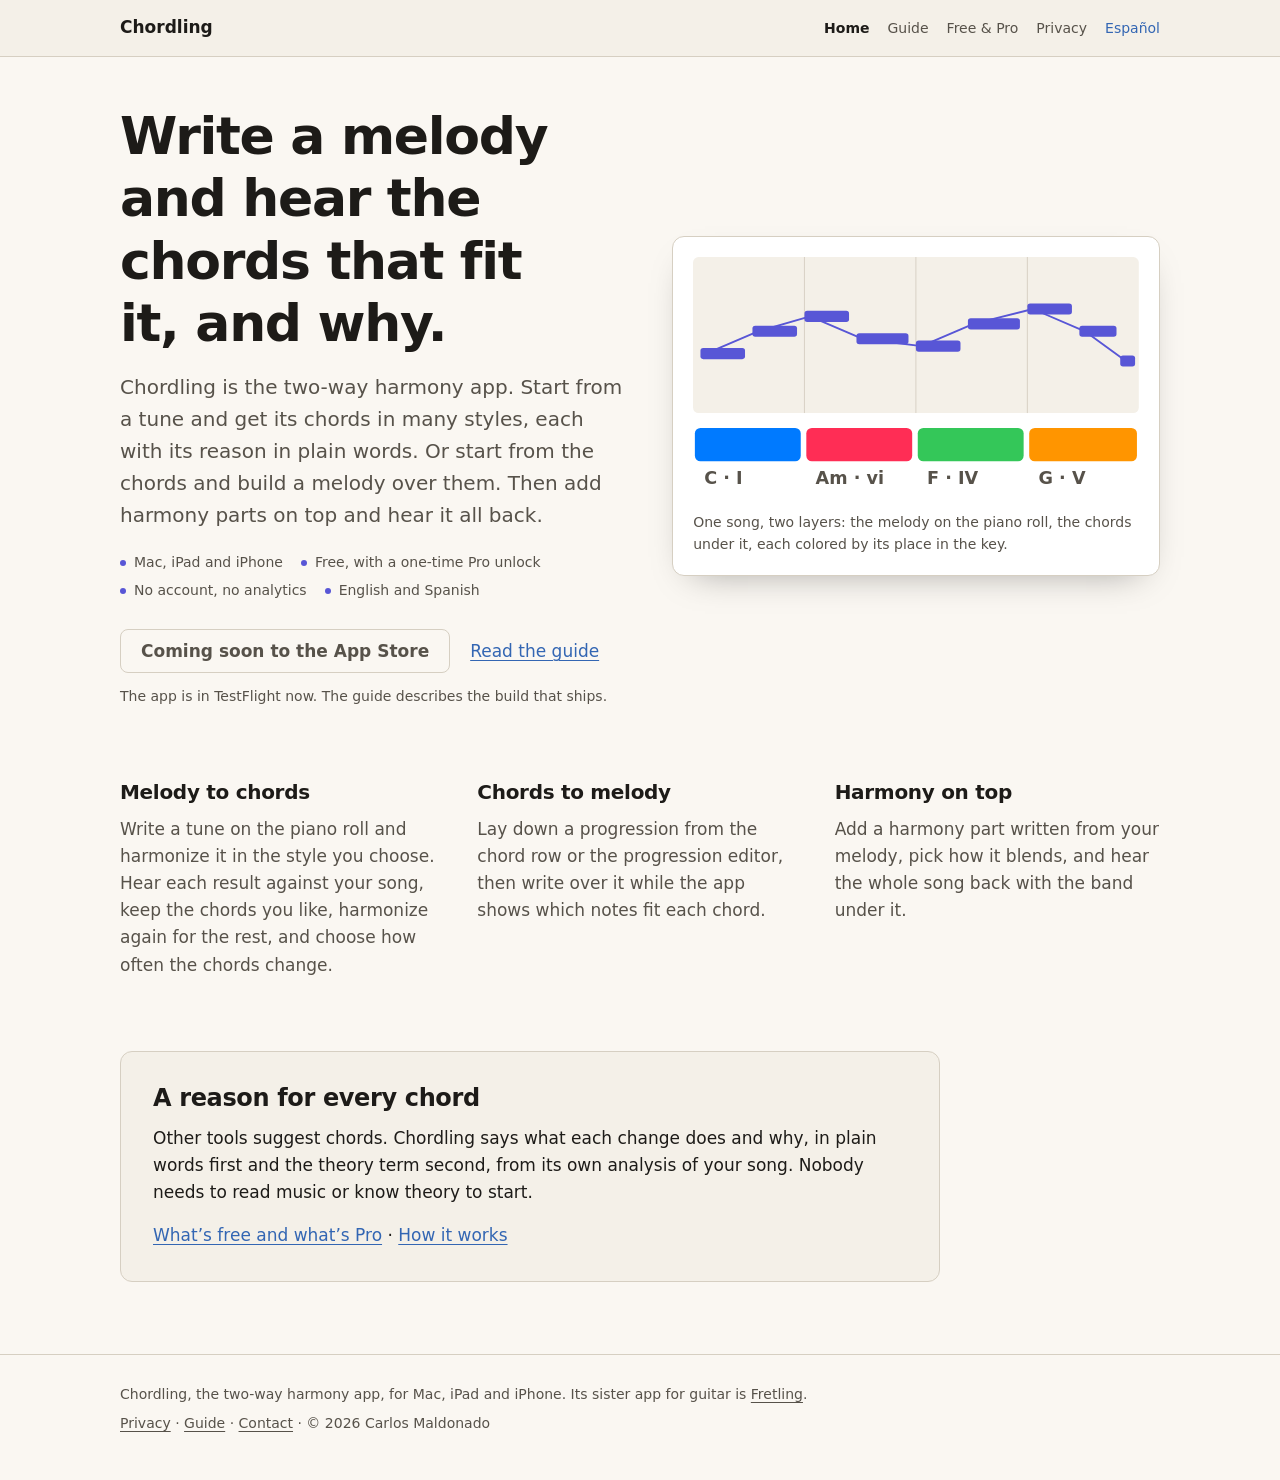
<file: index.html>
<!DOCTYPE html>
<html lang="en">
<head>
  <meta charset="UTF-8">
  <meta name="viewport" content="width=device-width, initial-scale=1.0">
  <title>Chordling – The two-way harmony app</title>
  <meta name="description" content="Write a melody and hear the chords that fit it, and why. Or write the chords and build a melody over them. For Mac, iPad and iPhone.">
  <meta property="og:type" content="website">
  <meta property="og:site_name" content="Chordling">
  <meta property="og:title" content="Chordling – The two-way harmony app">
  <meta property="og:description" content="Write a melody and hear the chords that fit it, and why. Or write the chords and build a melody over them. For Mac, iPad and iPhone.">
  <meta property="og:url" content="https://chordling.app/">
  <link rel="canonical" href="https://chordling.app/">
  <link rel="alternate" hreflang="en" href="https://chordling.app/">
  <link rel="alternate" hreflang="es-419" href="https://chordling.app/es/">
  <link rel="alternate" hreflang="x-default" href="https://chordling.app/">
  <link rel="icon" type="image/png" sizes="32x32" href="favicon-32.png">
  <link rel="icon" type="image/png" sizes="16x16" href="favicon-16.png">
  <link rel="apple-touch-icon" sizes="180x180" href="apple-touch-icon.png">
  <meta name="theme-color" content="#f4f0e8" media="(prefers-color-scheme: light)">
  <meta name="theme-color" content="#242424" media="(prefers-color-scheme: dark)">
  <link rel="stylesheet" href="css/styles.css">
</head>
<body>
  <a class="skip" href="#main">Skip to content</a>
  <header class="site-header">
    <div class="wrap">
      <a class="brand" href="index.html">Chordling</a>
      <nav class="site-nav" aria-label="Site">
        <a href="index.html" aria-current="page">Home</a>
        <a href="guide.html">Guide</a>
        <a href="free-and-pro.html">Free &amp; Pro</a>
        <a href="privacy.html">Privacy</a>
        <a class="lang" href="es/index.html" hreflang="es" lang="es">Español</a>
      </nav>
    </div>
  </header>
  <main id="main">
    <div class="wrap">
      <section class="hero">
        <div>
          <h1>Write a melody and hear the chords that fit it, and why.</h1>
          <p class="lede">Chordling is the two-way harmony app. Start from a tune and get its chords in many styles, each with its reason in plain words. Or start from the chords and build a melody over them. Then add harmony parts on top and hear it all back.</p>
          <ul class="facts">
            <li>Mac, iPad and iPhone</li>
            <li>Free, with a one-time Pro unlock</li>
            <li>No account, no analytics</li>
            <li>English and Spanish</li>
          </ul>
          <p class="cta-row" data-store-cta data-store-state="soon">
            <span class="cta" aria-disabled="true" data-store-when="soon">Coming soon to the App Store</span>
            <a class="cta" href="https://apps.apple.com/app/id6777585564" data-store-when="live">Get Chordling on the App Store</a>
            <a href="guide.html">Read the guide</a>
            <span class="store-note" data-store-when="soon">The app is in TestFlight now. The guide describes the build that ships.</span>
          </p>
        </div>
        <figure class="song-figure">
          <svg viewBox="0 0 480 260" role="img" aria-labelledby="fig-title">
            <title id="fig-title">A melody on the piano roll over four chords: C, A minor, F and G, the I, vi, IV and V of C major.</title>
            <rect class="lane" x="0" y="0" width="480" height="168" rx="6"/>
            <g class="grid" stroke-width="1">
              <line x1="120" y1="0" x2="120" y2="168"/><line x1="240" y1="0" x2="240" y2="168"/><line x1="360" y1="0" x2="360" y2="168"/>
            </g>
            <polyline class="melody" stroke-width="2" stroke-linecap="round" stroke-linejoin="round"
              points="14,104 70,80 126,64 182,88 246,96 302,72 366,56 422,80 466,112"/>
            <g class="note">
              <rect x="8" y="98" width="48" height="12" rx="3"/><rect x="64" y="74" width="48" height="12" rx="3"/>
              <rect x="120" y="58" width="48" height="12" rx="3"/><rect x="176" y="82" width="56" height="12" rx="3"/>
              <rect x="240" y="90" width="48" height="12" rx="3"/><rect x="296" y="66" width="56" height="12" rx="3"/>
              <rect x="360" y="50" width="48" height="12" rx="3"/><rect x="416" y="74" width="40" height="12" rx="3"/>
              <rect x="460" y="106" width="16" height="12" rx="3"/>
            </g>
            <g>
              <rect x="2" y="184" width="114" height="36" rx="6" fill="#007aff"/>
              <rect x="122" y="184" width="114" height="36" rx="6" fill="#ff2d55"/>
              <rect x="242" y="184" width="114" height="36" rx="6" fill="#34c759"/>
              <rect x="362" y="184" width="116" height="36" rx="6" fill="#ff9500"/>
            </g>
            <g class="chord-label">
              <text x="12" y="244">C · I</text><text x="132" y="244">Am · vi</text>
              <text x="252" y="244">F · IV</text><text x="372" y="244">G · V</text>
            </g>
          </svg>
          <figcaption>One song, two layers: the melody on the piano roll, the chords under it, each colored by its place in the key.</figcaption>
        </figure>
      </section>

      <section class="ways" aria-label="Three ways in">
        <div>
          <h2 id="melody-to-chords">Melody to chords</h2>
          <p>Write a tune on the piano roll and harmonize it in the style you choose. Hear each result against your song, keep the chords you like, harmonize again for the rest, and choose how often the chords change.</p>
        </div>
        <div>
          <h2 id="chords-to-melody">Chords to melody</h2>
          <p>Lay down a progression from the chord row or the progression editor, then write over it while the app shows which notes fit each chord.</p>
        </div>
        <div>
          <h2 id="voices">Harmony on top</h2>
          <p>Add a harmony part written from your melody, pick how it blends, and hear the whole song back with the band under it.</p>
        </div>
      </section>

      <section class="reason">
        <h2 id="the-reason">A reason for every chord</h2>
        <p>Other tools suggest chords. Chordling says what each change does and why, in plain words first and the theory term second, from its own analysis of your song. Nobody needs to read music or know theory to start.</p>
        <p><a href="free-and-pro.html">What’s free and what’s Pro</a> · <a href="guide.html">How it works</a></p>
      </section>
    </div>
  </main>
  <footer class="site-footer">
    <div class="wrap">
      <p>Chordling, the two-way harmony app, for Mac, iPad and iPhone. Its sister app for guitar is <a href="https://www.fretling.app/">Fretling</a>.</p>
      <p><a href="privacy.html">Privacy</a> · <a href="guide.html">Guide</a> · <a href="mailto:adofito@gmail.com?subject=Chordling">Contact</a> · © 2026 Carlos Maldonado</p>
    </div>
  </footer>
</body>
</html>
</file>
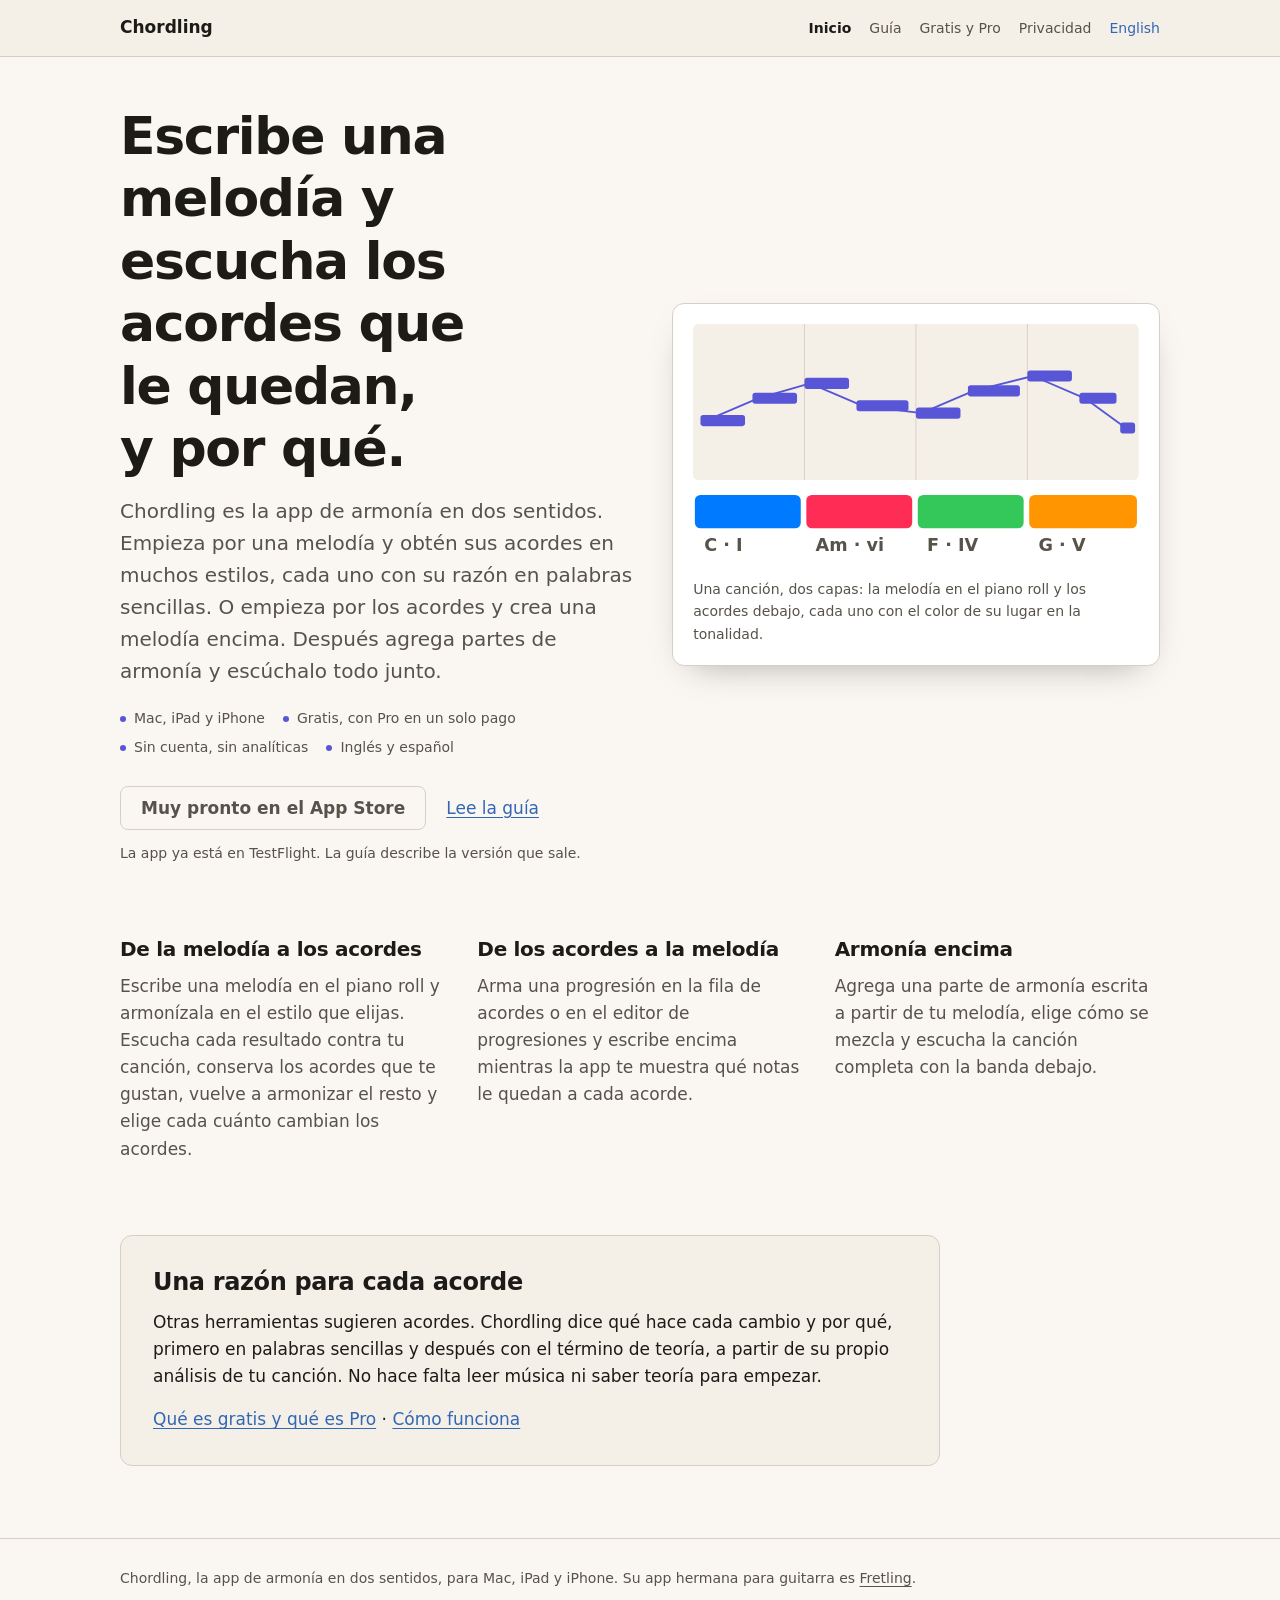
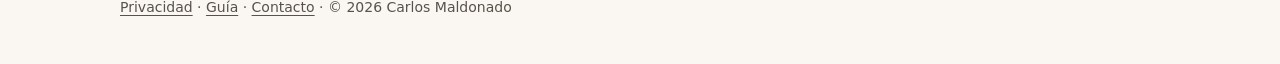
<file: es/index.html>
<!DOCTYPE html>
<html lang="es-419">
<head>
  <meta charset="UTF-8">
  <meta name="viewport" content="width=device-width, initial-scale=1.0">
  <title>Chordling – La app de armonía en dos sentidos</title>
  <meta name="description" content="Escribe una melodía y escucha los acordes que le quedan, y por qué. O escribe los acordes y crea una melodía encima. Para Mac, iPad y iPhone.">
  <meta property="og:type" content="website">
  <meta property="og:site_name" content="Chordling">
  <meta property="og:title" content="Chordling – La app de armonía en dos sentidos">
  <meta property="og:description" content="Escribe una melodía y escucha los acordes que le quedan, y por qué. O escribe los acordes y crea una melodía encima. Para Mac, iPad y iPhone.">
  <meta property="og:url" content="https://chordling.app/es/">
  <link rel="canonical" href="https://chordling.app/es/">
  <link rel="alternate" hreflang="en" href="https://chordling.app/">
  <link rel="alternate" hreflang="es-419" href="https://chordling.app/es/">
  <link rel="alternate" hreflang="x-default" href="https://chordling.app/">
  <link rel="icon" type="image/png" sizes="32x32" href="../favicon-32.png">
  <link rel="icon" type="image/png" sizes="16x16" href="../favicon-16.png">
  <link rel="apple-touch-icon" sizes="180x180" href="../apple-touch-icon.png">
  <meta name="theme-color" content="#f4f0e8" media="(prefers-color-scheme: light)">
  <meta name="theme-color" content="#242424" media="(prefers-color-scheme: dark)">
  <link rel="stylesheet" href="../css/styles.css">
</head>
<body>
  <a class="skip" href="#main">Ir al contenido</a>
  <header class="site-header">
    <div class="wrap">
      <a class="brand" href="index.html">Chordling</a>
      <nav class="site-nav" aria-label="Sitio">
        <a href="index.html" aria-current="page">Inicio</a>
        <a href="guide.html">Guía</a>
        <a href="free-and-pro.html">Gratis y Pro</a>
        <a href="privacy.html">Privacidad</a>
        <a class="lang" href="../index.html" hreflang="en" lang="en">English</a>
      </nav>
    </div>
  </header>
  <main id="main">
    <div class="wrap">
      <section class="hero">
        <div>
          <h1>Escribe una melodía y escucha los acordes que le quedan, y por qué.</h1>
          <p class="lede">Chordling es la app de armonía en dos sentidos. Empieza por una melodía y obtén sus acordes en muchos estilos, cada uno con su razón en palabras sencillas. O empieza por los acordes y crea una melodía encima. Después agrega partes de armonía y escúchalo todo junto.</p>
          <ul class="facts">
            <li>Mac, iPad y iPhone</li>
            <li>Gratis, con Pro en un solo pago</li>
            <li>Sin cuenta, sin analíticas</li>
            <li>Inglés y español</li>
          </ul>
          <p class="cta-row" data-store-cta data-store-state="soon">
            <span class="cta" aria-disabled="true" data-store-when="soon">Muy pronto en el App Store</span>
            <a class="cta" href="https://apps.apple.com/app/id6777585564" data-store-when="live">Descarga Chordling en el App Store</a>
            <a href="guide.html">Lee la guía</a>
            <span class="store-note" data-store-when="soon">La app ya está en TestFlight. La guía describe la versión que sale.</span>
          </p>
        </div>
        <figure class="song-figure">
          <svg viewBox="0 0 480 260" role="img" aria-labelledby="fig-title">
            <title id="fig-title">Una melodía en el piano roll sobre cuatro acordes: C, Am, F y G, el I, vi, IV y V de C mayor.</title>
            <rect class="lane" x="0" y="0" width="480" height="168" rx="6"/>
            <g class="grid" stroke-width="1">
              <line x1="120" y1="0" x2="120" y2="168"/><line x1="240" y1="0" x2="240" y2="168"/><line x1="360" y1="0" x2="360" y2="168"/>
            </g>
            <polyline class="melody" stroke-width="2" stroke-linecap="round" stroke-linejoin="round"
              points="14,104 70,80 126,64 182,88 246,96 302,72 366,56 422,80 466,112"/>
            <g class="note">
              <rect x="8" y="98" width="48" height="12" rx="3"/><rect x="64" y="74" width="48" height="12" rx="3"/>
              <rect x="120" y="58" width="48" height="12" rx="3"/><rect x="176" y="82" width="56" height="12" rx="3"/>
              <rect x="240" y="90" width="48" height="12" rx="3"/><rect x="296" y="66" width="56" height="12" rx="3"/>
              <rect x="360" y="50" width="48" height="12" rx="3"/><rect x="416" y="74" width="40" height="12" rx="3"/>
              <rect x="460" y="106" width="16" height="12" rx="3"/>
            </g>
            <g>
              <rect x="2" y="184" width="114" height="36" rx="6" fill="#007aff"/>
              <rect x="122" y="184" width="114" height="36" rx="6" fill="#ff2d55"/>
              <rect x="242" y="184" width="114" height="36" rx="6" fill="#34c759"/>
              <rect x="362" y="184" width="116" height="36" rx="6" fill="#ff9500"/>
            </g>
            <g class="chord-label">
              <text x="12" y="244">C · I</text><text x="132" y="244">Am · vi</text>
              <text x="252" y="244">F · IV</text><text x="372" y="244">G · V</text>
            </g>
          </svg>
          <figcaption>Una canción, dos capas: la melodía en el piano roll y los acordes debajo, cada uno con el color de su lugar en la tonalidad.</figcaption>
        </figure>
      </section>

      <section class="ways" aria-label="Tres maneras de empezar">
        <div>
          <h2 id="melody-to-chords">De la melodía a los acordes</h2>
          <p>Escribe una melodía en el piano roll y armonízala en el estilo que elijas. Escucha cada resultado contra tu canción, conserva los acordes que te gustan, vuelve a armonizar el resto y elige cada cuánto cambian los acordes.</p>
        </div>
        <div>
          <h2 id="chords-to-melody">De los acordes a la melodía</h2>
          <p>Arma una progresión en la fila de acordes o en el editor de progresiones y escribe encima mientras la app te muestra qué notas le quedan a cada acorde.</p>
        </div>
        <div>
          <h2 id="voices">Armonía encima</h2>
          <p>Agrega una parte de armonía escrita a partir de tu melodía, elige cómo se mezcla y escucha la canción completa con la banda debajo.</p>
        </div>
      </section>

      <section class="reason">
        <h2 id="the-reason">Una razón para cada acorde</h2>
        <p>Otras herramientas sugieren acordes. Chordling dice qué hace cada cambio y por qué, primero en palabras sencillas y después con el término de teoría, a partir de su propio análisis de tu canción. No hace falta leer música ni saber teoría para empezar.</p>
        <p><a href="free-and-pro.html">Qué es gratis y qué es Pro</a> · <a href="guide.html">Cómo funciona</a></p>
      </section>
    </div>
  </main>
  <footer class="site-footer">
    <div class="wrap">
      <p>Chordling, la app de armonía en dos sentidos, para Mac, iPad y iPhone. Su app hermana para guitarra es <a href="https://www.fretling.app/es/">Fretling</a>.</p>
      <p><a href="privacy.html">Privacidad</a> · <a href="guide.html">Guía</a> · <a href="mailto:adofito@gmail.com?subject=Chordling">Contacto</a> · © 2026 Carlos Maldonado</p>
    </div>
  </footer>
</body>
</html>
</file>
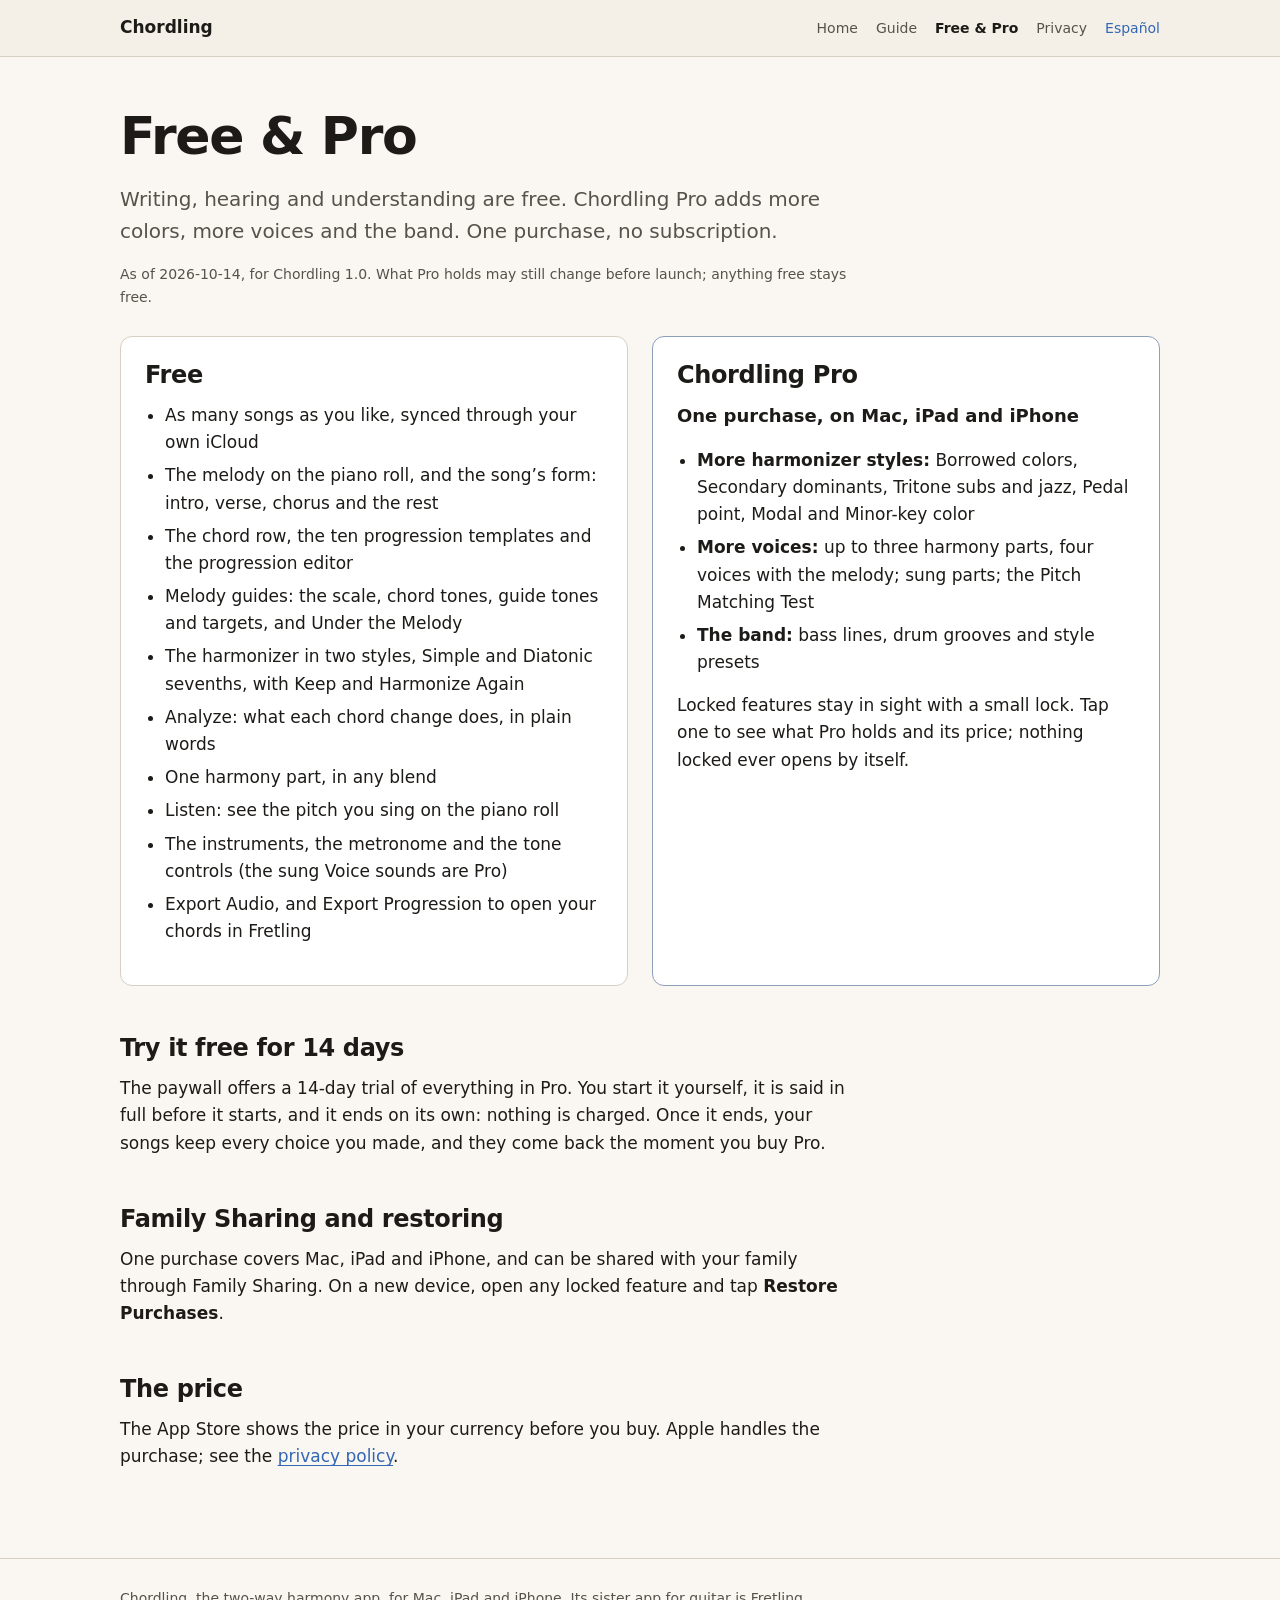
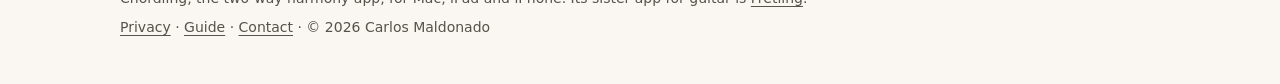
<file: free-and-pro.html>
<!DOCTYPE html>
<html lang="en">
<head>
  <meta charset="UTF-8">
  <meta name="viewport" content="width=device-width, initial-scale=1.0">
  <title>Free &amp; Pro – Chordling</title>
  <meta name="description" content="Chordling is free to write, hear and understand a whole song. Chordling Pro, bought once, adds more harmonizer styles, more voices and the band.">
  <meta property="og:type" content="website">
  <meta property="og:site_name" content="Chordling">
  <meta property="og:title" content="Free &amp; Pro – Chordling">
  <meta property="og:description" content="Chordling is free to write, hear and understand a whole song. Chordling Pro, bought once, adds more harmonizer styles, more voices and the band.">
  <meta property="og:url" content="https://chordling.app/free-and-pro.html">
  <link rel="canonical" href="https://chordling.app/free-and-pro.html">
  <link rel="alternate" hreflang="en" href="https://chordling.app/free-and-pro.html">
  <link rel="alternate" hreflang="es-419" href="https://chordling.app/es/free-and-pro.html">
  <link rel="alternate" hreflang="x-default" href="https://chordling.app/free-and-pro.html">
  <link rel="icon" type="image/png" sizes="32x32" href="favicon-32.png">
  <link rel="icon" type="image/png" sizes="16x16" href="favicon-16.png">
  <link rel="apple-touch-icon" sizes="180x180" href="apple-touch-icon.png">
  <meta name="theme-color" content="#f4f0e8" media="(prefers-color-scheme: light)">
  <meta name="theme-color" content="#242424" media="(prefers-color-scheme: dark)">
  <link rel="stylesheet" href="css/styles.css">
</head>
<body>
  <a class="skip" href="#main">Skip to content</a>
  <header class="site-header">
    <div class="wrap">
      <a class="brand" href="index.html">Chordling</a>
      <nav class="site-nav" aria-label="Site">
        <a href="index.html">Home</a>
        <a href="guide.html">Guide</a>
        <a href="free-and-pro.html" aria-current="page">Free &amp; Pro</a>
        <a href="privacy.html">Privacy</a>
        <a class="lang" href="es/free-and-pro.html" hreflang="es" lang="es">Español</a>
      </nav>
    </div>
  </header>
  <main id="main">
    <div class="wrap">
      <article class="prose">
        <h1>Free &amp; Pro</h1>
        <p class="lede">Writing, hearing and understanding are free. Chordling Pro adds more colors, more voices and the band. One purchase, no subscription.</p>
        <p class="meta">As of 2026-10-14, for Chordling 1.0. What Pro holds may still change before launch; anything free stays free.</p>
      </article>
      <div class="tiers">
        <section class="tier">
          <h2 id="free">Free</h2>
          <ul>
            <li>As many songs as you like, synced through your own iCloud</li>
            <li>The melody on the piano roll, and the song’s form: intro, verse, chorus and the rest</li>
            <li>The chord row, the ten progression templates and the progression editor</li>
            <li>Melody guides: the scale, chord tones, guide tones and targets, and Under the Melody</li>
            <li>The harmonizer in two styles, Simple and Diatonic sevenths, with Keep and Harmonize Again</li>
            <li>Analyze: what each chord change does, in plain words</li>
            <li>One harmony part, in any blend</li>
            <li>Listen: see the pitch you sing on the piano roll</li>
            <li>The instruments, the metronome and the tone controls (the sung Voice sounds are Pro)</li>
            <li>Export Audio, and Export Progression to open your chords in Fretling</li>
          </ul>
        </section>
        <section class="tier pro">
          <h2 id="pro">Chordling Pro</h2>
          <p class="price">One purchase, on Mac, iPad and iPhone</p>
          <ul>
            <li><strong>More harmonizer styles:</strong> Borrowed colors, Secondary dominants, Tritone subs and jazz, Pedal point, Modal and Minor-key color</li>
            <li><strong>More voices:</strong> up to three harmony parts, four voices with the melody; sung parts; the Pitch Matching Test</li>
            <li><strong>The band:</strong> bass lines, drum grooves and style presets</li>
          </ul>
          <p>Locked features stay in sight with a small lock. Tap one to see what Pro holds and its price; nothing locked ever opens by itself.</p>
        </section>
      </div>
      <article class="prose">
        <h2 id="trial">Try it free for 14 days</h2>
        <p>The paywall offers a 14-day trial of everything in Pro. You start it yourself, it is said in full before it starts, and it ends on its own: nothing is charged. Once it ends, your songs keep every choice you made, and they come back the moment you buy Pro.</p>
        <h2 id="family">Family Sharing and restoring</h2>
        <p>One purchase covers Mac, iPad and iPhone, and can be shared with your family through Family Sharing. On a new device, open any locked feature and tap <span class="path">Restore Purchases</span>.</p>
        <h2 id="price">The price</h2>
        <p>The App Store shows the price in your currency before you buy. Apple handles the purchase; see the <a href="privacy.html#purchases">privacy policy</a>.</p>
      </article>
    </div>
  </main>
  <footer class="site-footer">
    <div class="wrap">
      <p>Chordling, the two-way harmony app, for Mac, iPad and iPhone. Its sister app for guitar is <a href="https://www.fretling.app/">Fretling</a>.</p>
      <p><a href="privacy.html">Privacy</a> · <a href="guide.html">Guide</a> · <a href="mailto:adofito@gmail.com?subject=Chordling">Contact</a> · © 2026 Carlos Maldonado</p>
    </div>
  </footer>
</body>
</html>
</file>
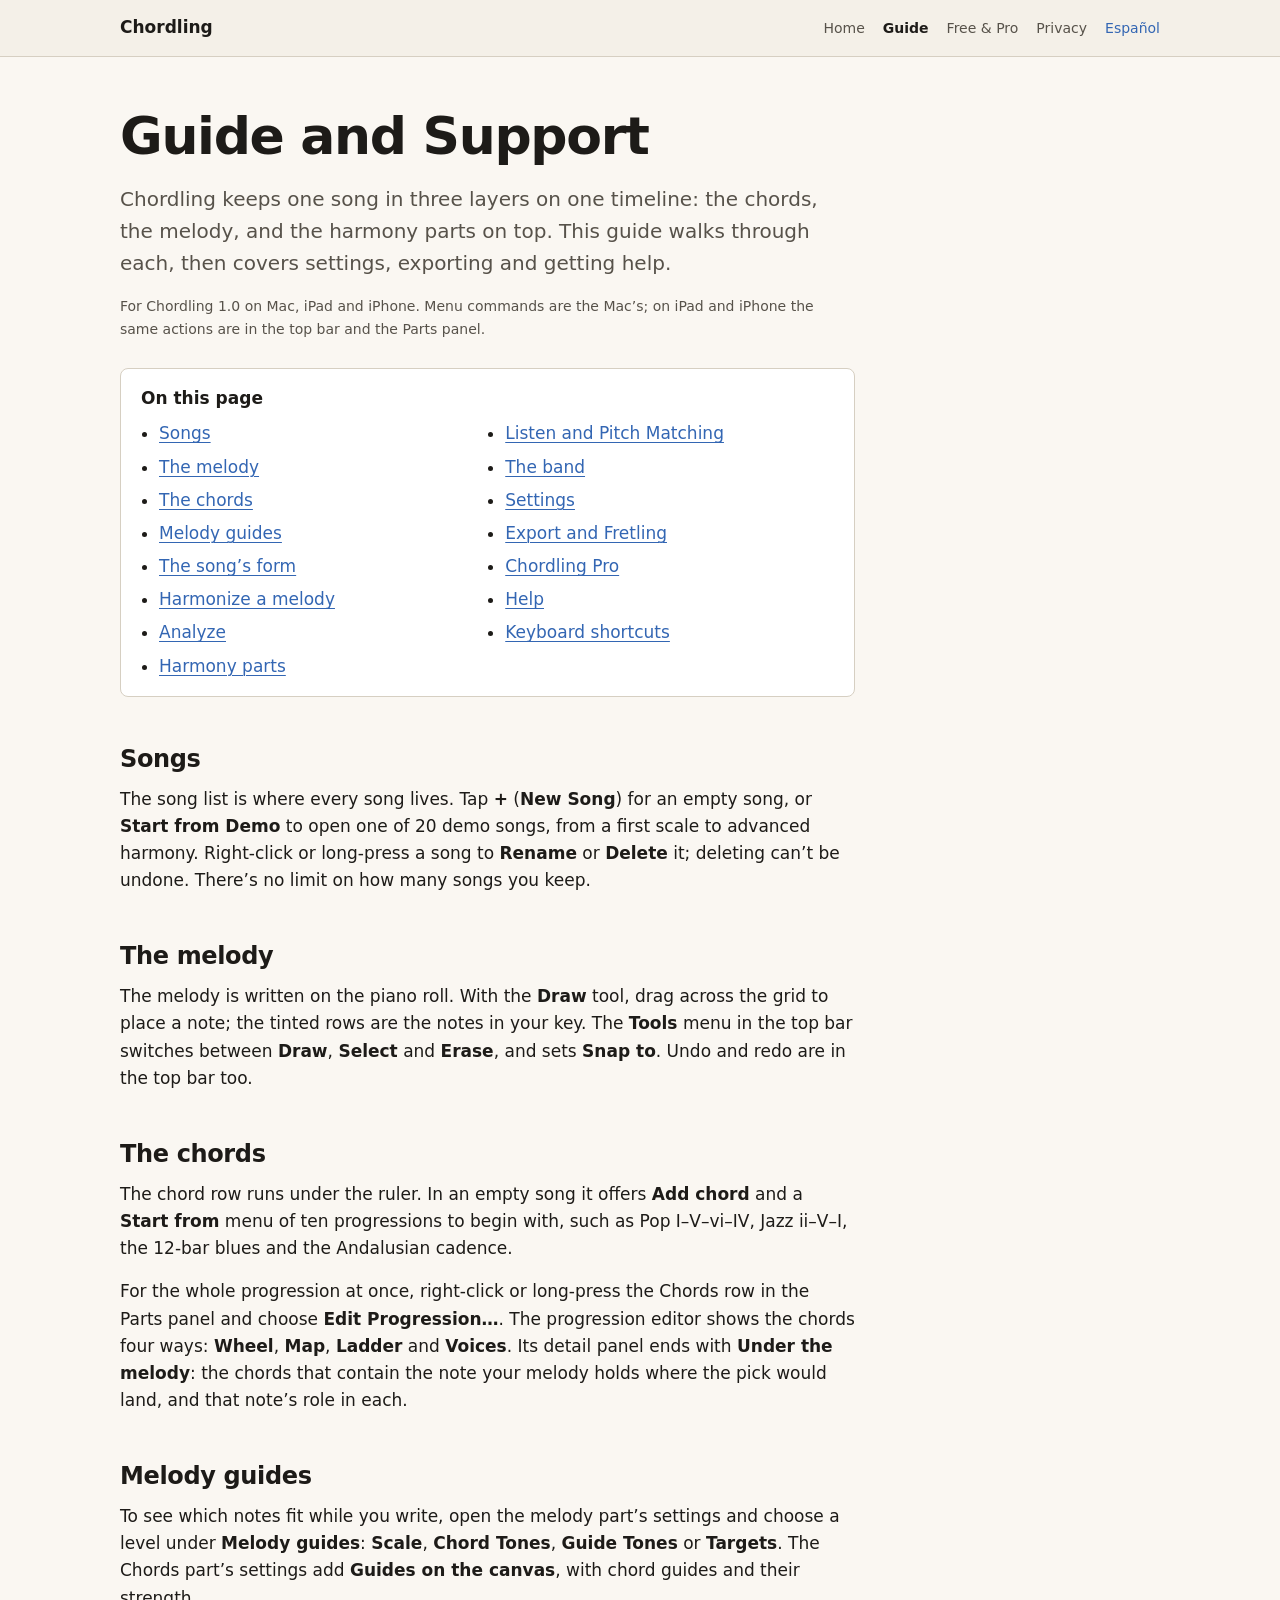
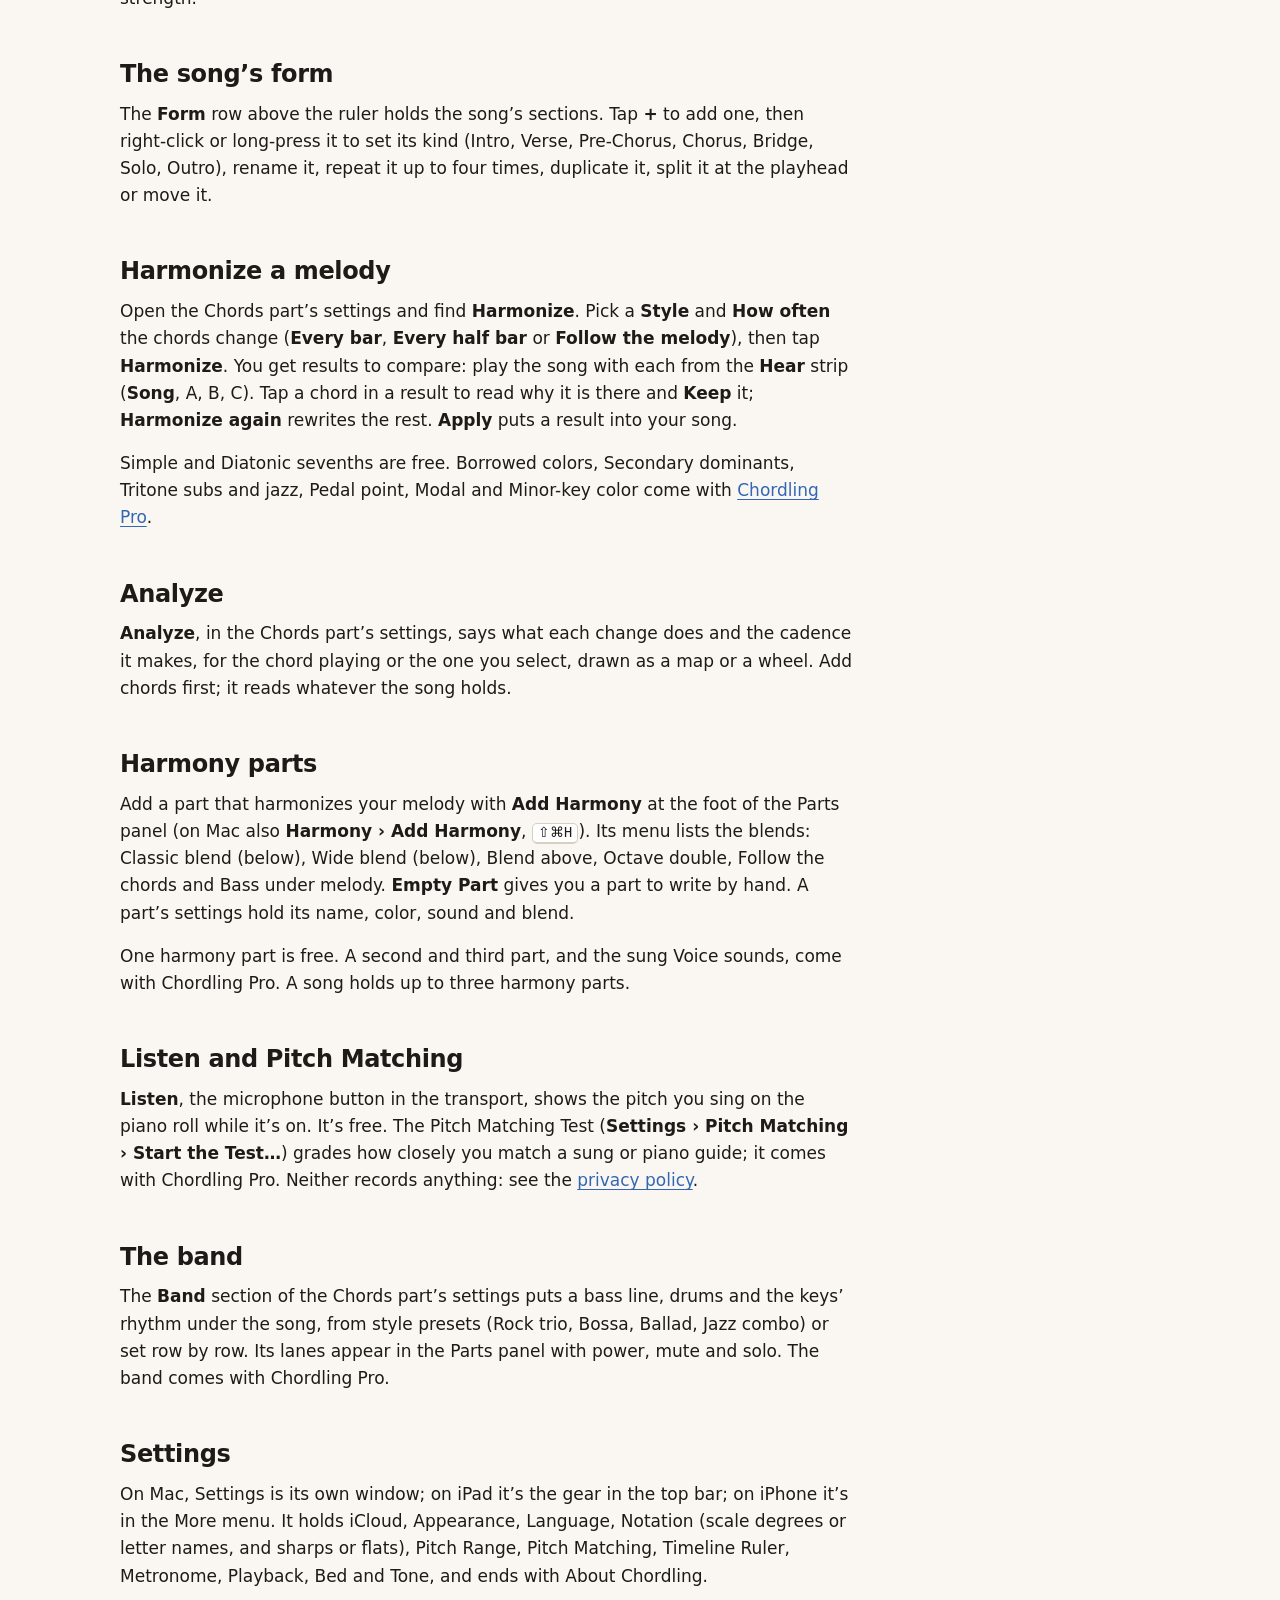
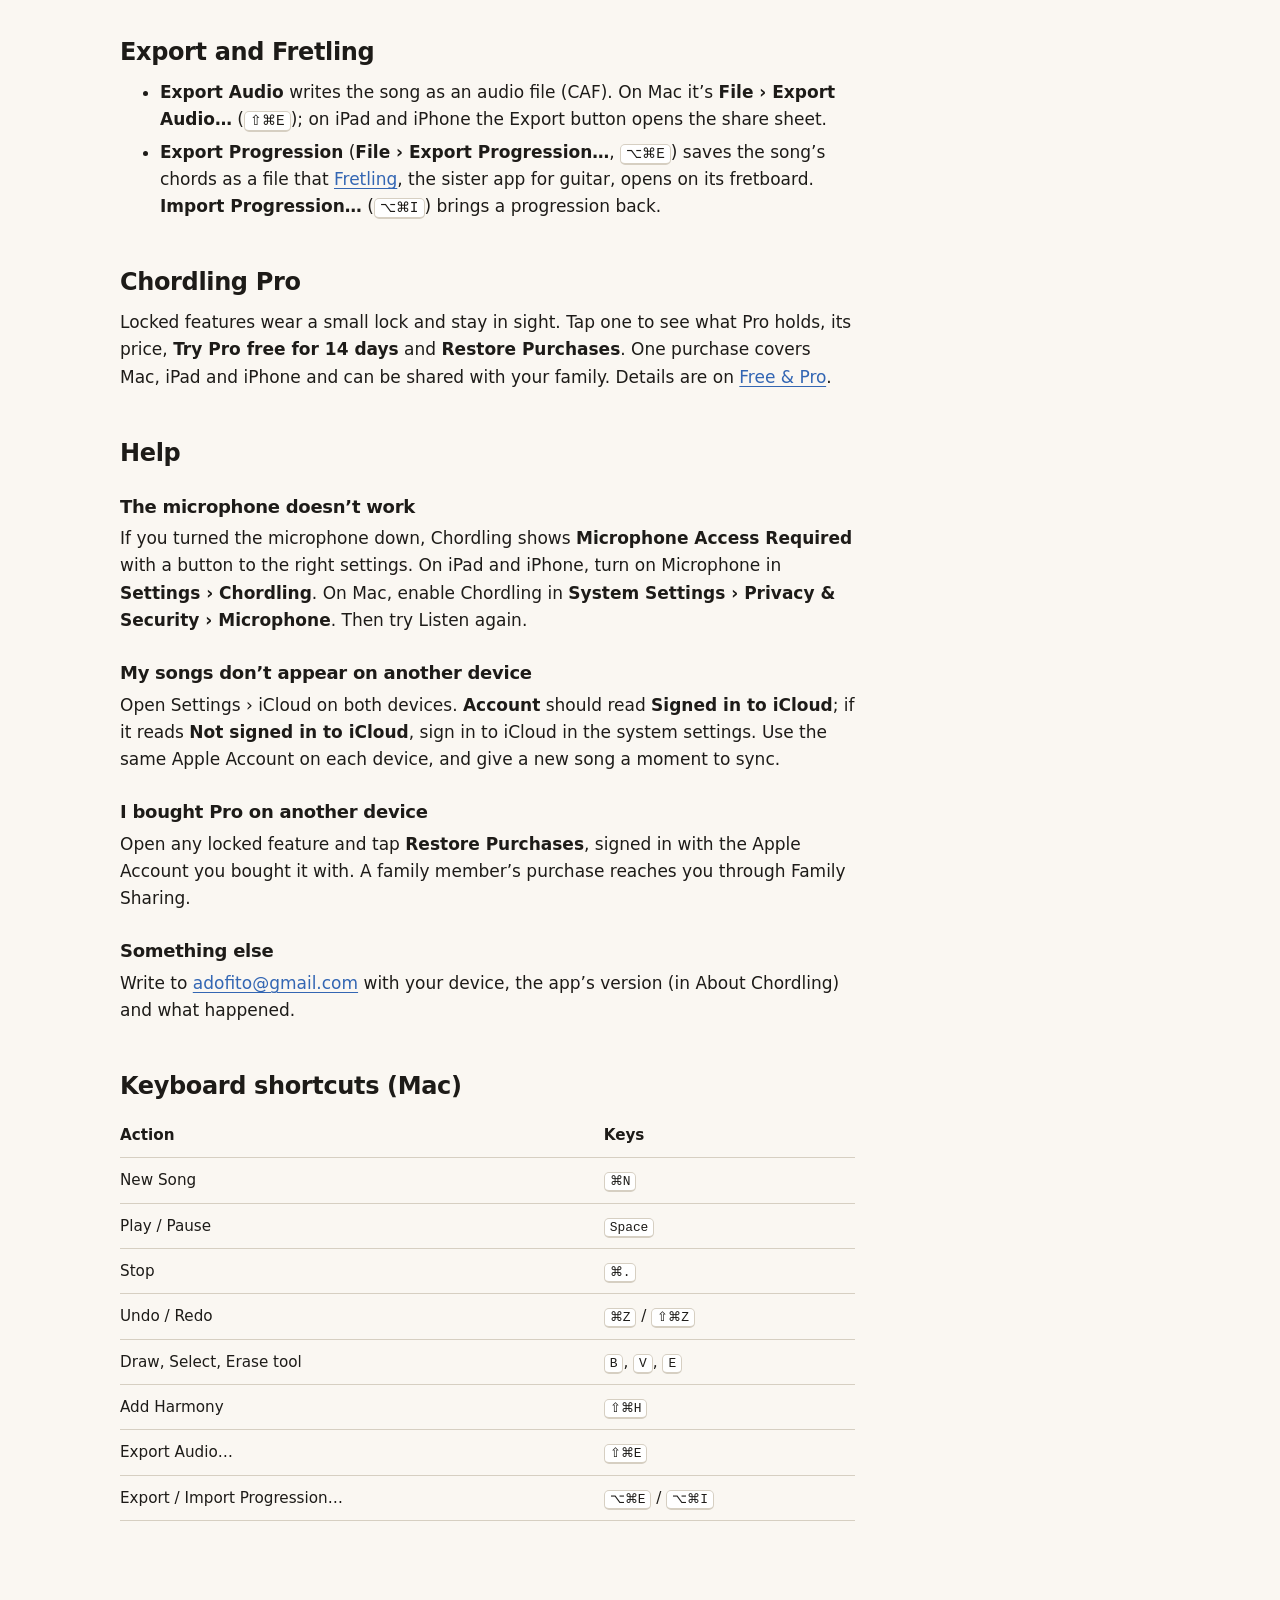
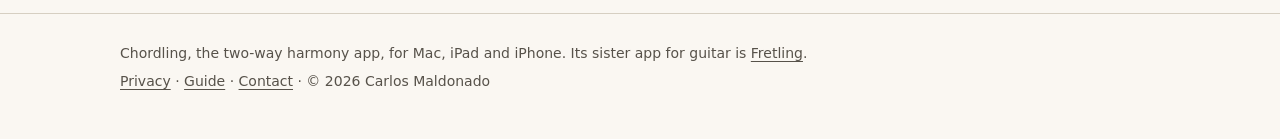
<file: guide.html>
<!DOCTYPE html>
<html lang="en">
<head>
  <meta charset="UTF-8">
  <meta name="viewport" content="width=device-width, initial-scale=1.0">
  <title>Guide and Support – Chordling</title>
  <meta name="description" content="How to use Chordling: write a melody, add and analyze chords, harmonize, add harmony parts, and get help with the microphone, iCloud and purchases.">
  <meta property="og:type" content="website">
  <meta property="og:site_name" content="Chordling">
  <meta property="og:title" content="Guide and Support – Chordling">
  <meta property="og:description" content="How to use Chordling: write a melody, add and analyze chords, harmonize, add harmony parts, and get help with the microphone, iCloud and purchases.">
  <meta property="og:url" content="https://chordling.app/guide.html">
  <link rel="canonical" href="https://chordling.app/guide.html">
  <link rel="alternate" hreflang="en" href="https://chordling.app/guide.html">
  <link rel="alternate" hreflang="es-419" href="https://chordling.app/es/guide.html">
  <link rel="alternate" hreflang="x-default" href="https://chordling.app/guide.html">
  <link rel="icon" type="image/png" sizes="32x32" href="favicon-32.png">
  <link rel="icon" type="image/png" sizes="16x16" href="favicon-16.png">
  <link rel="apple-touch-icon" sizes="180x180" href="apple-touch-icon.png">
  <meta name="theme-color" content="#f4f0e8" media="(prefers-color-scheme: light)">
  <meta name="theme-color" content="#242424" media="(prefers-color-scheme: dark)">
  <link rel="stylesheet" href="css/styles.css">
</head>
<body>
  <a class="skip" href="#main">Skip to content</a>
  <header class="site-header">
    <div class="wrap">
      <a class="brand" href="index.html">Chordling</a>
      <nav class="site-nav" aria-label="Site">
        <a href="index.html">Home</a>
        <a href="guide.html" aria-current="page">Guide</a>
        <a href="free-and-pro.html">Free &amp; Pro</a>
        <a href="privacy.html">Privacy</a>
        <a class="lang" href="es/guide.html" hreflang="es" lang="es">Español</a>
      </nav>
    </div>
  </header>
  <main id="main">
    <div class="wrap">
      <article class="prose">
        <h1>Guide and Support</h1>
        <p class="lede">Chordling keeps one song in three layers on one timeline: the chords, the melody, and the harmony parts on top. This guide walks through each, then covers settings, exporting and getting help.</p>
        <p class="meta">For Chordling 1.0 on Mac, iPad and iPhone. Menu commands are the Mac’s; on iPad and iPhone the same actions are in the top bar and the Parts panel.</p>

        <nav class="toc" aria-label="On this page">
          <p>On this page</p>
          <ul>
            <li><a href="#songs">Songs</a></li>
            <li><a href="#melody">The melody</a></li>
            <li><a href="#chords">The chords</a></li>
            <li><a href="#guides">Melody guides</a></li>
            <li><a href="#form">The song’s form</a></li>
            <li><a href="#harmonize">Harmonize a melody</a></li>
            <li><a href="#analyze">Analyze</a></li>
            <li><a href="#harmony-parts">Harmony parts</a></li>
            <li><a href="#listen">Listen and Pitch Matching</a></li>
            <li><a href="#band">The band</a></li>
            <li><a href="#settings">Settings</a></li>
            <li><a href="#export">Export and Fretling</a></li>
            <li><a href="#pro">Chordling Pro</a></li>
            <li><a href="#help">Help</a></li>
            <li><a href="#shortcuts">Keyboard shortcuts</a></li>
          </ul>
        </nav>

        <h2 id="songs">Songs</h2>
        <p>The song list is where every song lives. Tap <span class="path">+</span> (<span class="path">New Song</span>) for an empty song, or <span class="path">Start from Demo</span> to open one of 20 demo songs, from a first scale to advanced harmony. Right-click or long-press a song to <span class="path">Rename</span> or <span class="path">Delete</span> it; deleting can’t be undone. There’s no limit on how many songs you keep.</p>

        <h2 id="melody">The melody</h2>
        <p>The melody is written on the piano roll. With the <span class="path">Draw</span> tool, drag across the grid to place a note; the tinted rows are the notes in your key. The <span class="path">Tools</span> menu in the top bar switches between <span class="path">Draw</span>, <span class="path">Select</span> and <span class="path">Erase</span>, and sets <span class="path">Snap to</span>. Undo and redo are in the top bar too.</p>

        <h2 id="chords">The chords</h2>
        <p>The chord row runs under the ruler. In an empty song it offers <span class="path">Add chord</span> and a <span class="path">Start from</span> menu of ten progressions to begin with, such as Pop I–V–vi–IV, Jazz ii–V–I, the 12-bar blues and the Andalusian cadence.</p>
        <p>For the whole progression at once, right-click or long-press the Chords row in the Parts panel and choose <span class="path">Edit Progression…</span>. The progression editor shows the chords four ways: <span class="path">Wheel</span>, <span class="path">Map</span>, <span class="path">Ladder</span> and <span class="path">Voices</span>. Its detail panel ends with <span class="path">Under the melody</span>: the chords that contain the note your melody holds where the pick would land, and that note’s role in each.</p>

        <h2 id="guides">Melody guides</h2>
        <p>To see which notes fit while you write, open the melody part’s settings and choose a level under <span class="path">Melody guides</span>: <span class="path">Scale</span>, <span class="path">Chord Tones</span>, <span class="path">Guide Tones</span> or <span class="path">Targets</span>. The Chords part’s settings add <span class="path">Guides on the canvas</span>, with chord guides and their strength.</p>

        <h2 id="form">The song’s form</h2>
        <p>The <span class="path">Form</span> row above the ruler holds the song’s sections. Tap <span class="path">+</span> to add one, then right-click or long-press it to set its kind (Intro, Verse, Pre-Chorus, Chorus, Bridge, Solo, Outro), rename it, repeat it up to four times, duplicate it, split it at the playhead or move it.</p>

        <h2 id="harmonize">Harmonize a melody</h2>
        <p>Open the Chords part’s settings and find <span class="path">Harmonize</span>. Pick a <span class="path">Style</span> and <span class="path">How often</span> the chords change (<span class="path">Every bar</span>, <span class="path">Every half bar</span> or <span class="path">Follow the melody</span>), then tap <span class="path">Harmonize</span>. You get results to compare: play the song with each from the <span class="path">Hear</span> strip (<span class="path">Song</span>, A, B, C). Tap a chord in a result to read why it is there and <span class="path">Keep</span> it; <span class="path">Harmonize again</span> rewrites the rest. <span class="path">Apply</span> puts a result into your song.</p>
        <p>Simple and Diatonic sevenths are free. Borrowed colors, Secondary dominants, Tritone subs and jazz, Pedal point, Modal and Minor-key color come with <a href="free-and-pro.html">Chordling Pro</a>.</p>

        <h2 id="analyze">Analyze</h2>
        <p><span class="path">Analyze</span>, in the Chords part’s settings, says what each change does and the cadence it makes, for the chord playing or the one you select, drawn as a map or a wheel. Add chords first; it reads whatever the song holds.</p>

        <h2 id="harmony-parts">Harmony parts</h2>
        <p>Add a part that harmonizes your melody with <span class="path">Add Harmony</span> at the foot of the Parts panel (on Mac also <span class="path">Harmony › Add Harmony</span>, <kbd>⇧⌘H</kbd>). Its menu lists the blends: Classic blend (below), Wide blend (below), Blend above, Octave double, Follow the chords and Bass under melody. <span class="path">Empty Part</span> gives you a part to write by hand. A part’s settings hold its name, color, sound and blend.</p>
        <p>One harmony part is free. A second and third part, and the sung Voice sounds, come with Chordling Pro. A song holds up to three harmony parts.</p>

        <h2 id="listen">Listen and Pitch Matching</h2>
        <p><span class="path">Listen</span>, the microphone button in the transport, shows the pitch you sing on the piano roll while it’s on. It’s free. The Pitch Matching Test (<span class="path">Settings › Pitch Matching › Start the Test…</span>) grades how closely you match a sung or piano guide; it comes with Chordling Pro. Neither records anything: see the <a href="privacy.html#microphone">privacy policy</a>.</p>

        <h2 id="band">The band</h2>
        <p>The <span class="path">Band</span> section of the Chords part’s settings puts a bass line, drums and the keys’ rhythm under the song, from style presets (Rock trio, Bossa, Ballad, Jazz combo) or set row by row. Its lanes appear in the Parts panel with power, mute and solo. The band comes with Chordling Pro.</p>

        <h2 id="settings">Settings</h2>
        <p>On Mac, Settings is its own window; on iPad it’s the gear in the top bar; on iPhone it’s in the More menu. It holds iCloud, Appearance, Language, Notation (scale degrees or letter names, and sharps or flats), Pitch Range, Pitch Matching, Timeline Ruler, Metronome, Playback, Bed and Tone, and ends with About Chordling.</p>

        <h2 id="export">Export and Fretling</h2>
        <ul>
          <li><strong>Export Audio</strong> writes the song as an audio file (CAF). On Mac it’s <span class="path">File › Export Audio…</span> (<kbd>⇧⌘E</kbd>); on iPad and iPhone the Export button opens the share sheet.</li>
          <li><strong>Export Progression</strong> (<span class="path">File › Export Progression…</span>, <kbd>⌥⌘E</kbd>) saves the song’s chords as a file that <a href="https://www.fretling.app/">Fretling</a>, the sister app for guitar, opens on its fretboard. <span class="path">Import Progression…</span> (<kbd>⌥⌘I</kbd>) brings a progression back.</li>
        </ul>

        <h2 id="pro">Chordling Pro</h2>
        <p>Locked features wear a small lock and stay in sight. Tap one to see what Pro holds, its price, <span class="path">Try Pro free for 14 days</span> and <span class="path">Restore Purchases</span>. One purchase covers Mac, iPad and iPhone and can be shared with your family. Details are on <a href="free-and-pro.html">Free &amp; Pro</a>.</p>

        <h2 id="help">Help</h2>
        <h3 id="help-microphone">The microphone doesn’t work</h3>
        <p>If you turned the microphone down, Chordling shows <span class="path">Microphone Access Required</span> with a button to the right settings. On iPad and iPhone, turn on Microphone in <span class="path">Settings › Chordling</span>. On Mac, enable Chordling in <span class="path">System Settings › Privacy &amp; Security › Microphone</span>. Then try Listen again.</p>
        <h3 id="help-icloud">My songs don’t appear on another device</h3>
        <p>Open Settings › iCloud on both devices. <span class="path">Account</span> should read <span class="path">Signed in to iCloud</span>; if it reads <span class="path">Not signed in to iCloud</span>, sign in to iCloud in the system settings. Use the same Apple Account on each device, and give a new song a moment to sync.</p>
        <h3 id="help-restore">I bought Pro on another device</h3>
        <p>Open any locked feature and tap <span class="path">Restore Purchases</span>, signed in with the Apple Account you bought it with. A family member’s purchase reaches you through Family Sharing.</p>
        <h3 id="help-contact">Something else</h3>
        <p>Write to <a href="mailto:adofito@gmail.com?subject=Chordling%20support">adofito@gmail.com</a> with your device, the app’s version (in About Chordling) and what happened.</p>

        <h2 id="shortcuts">Keyboard shortcuts (Mac)</h2>
        <table>
          <thead><tr><th scope="col">Action</th><th scope="col">Keys</th></tr></thead>
          <tbody>
            <tr><td>New Song</td><td><kbd>⌘N</kbd></td></tr>
            <tr><td>Play / Pause</td><td><kbd>Space</kbd></td></tr>
            <tr><td>Stop</td><td><kbd>⌘.</kbd></td></tr>
            <tr><td>Undo / Redo</td><td><kbd>⌘Z</kbd> / <kbd>⇧⌘Z</kbd></td></tr>
            <tr><td>Draw, Select, Erase tool</td><td><kbd>B</kbd>, <kbd>V</kbd>, <kbd>E</kbd></td></tr>
            <tr><td>Add Harmony</td><td><kbd>⇧⌘H</kbd></td></tr>
            <tr><td>Export Audio…</td><td><kbd>⇧⌘E</kbd></td></tr>
            <tr><td>Export / Import Progression…</td><td><kbd>⌥⌘E</kbd> / <kbd>⌥⌘I</kbd></td></tr>
          </tbody>
        </table>
      </article>
    </div>
  </main>
  <footer class="site-footer">
    <div class="wrap">
      <p>Chordling, the two-way harmony app, for Mac, iPad and iPhone. Its sister app for guitar is <a href="https://www.fretling.app/">Fretling</a>.</p>
      <p><a href="privacy.html">Privacy</a> · <a href="guide.html">Guide</a> · <a href="mailto:adofito@gmail.com?subject=Chordling">Contact</a> · © 2026 Carlos Maldonado</p>
    </div>
  </footer>
</body>
</html>
</file>
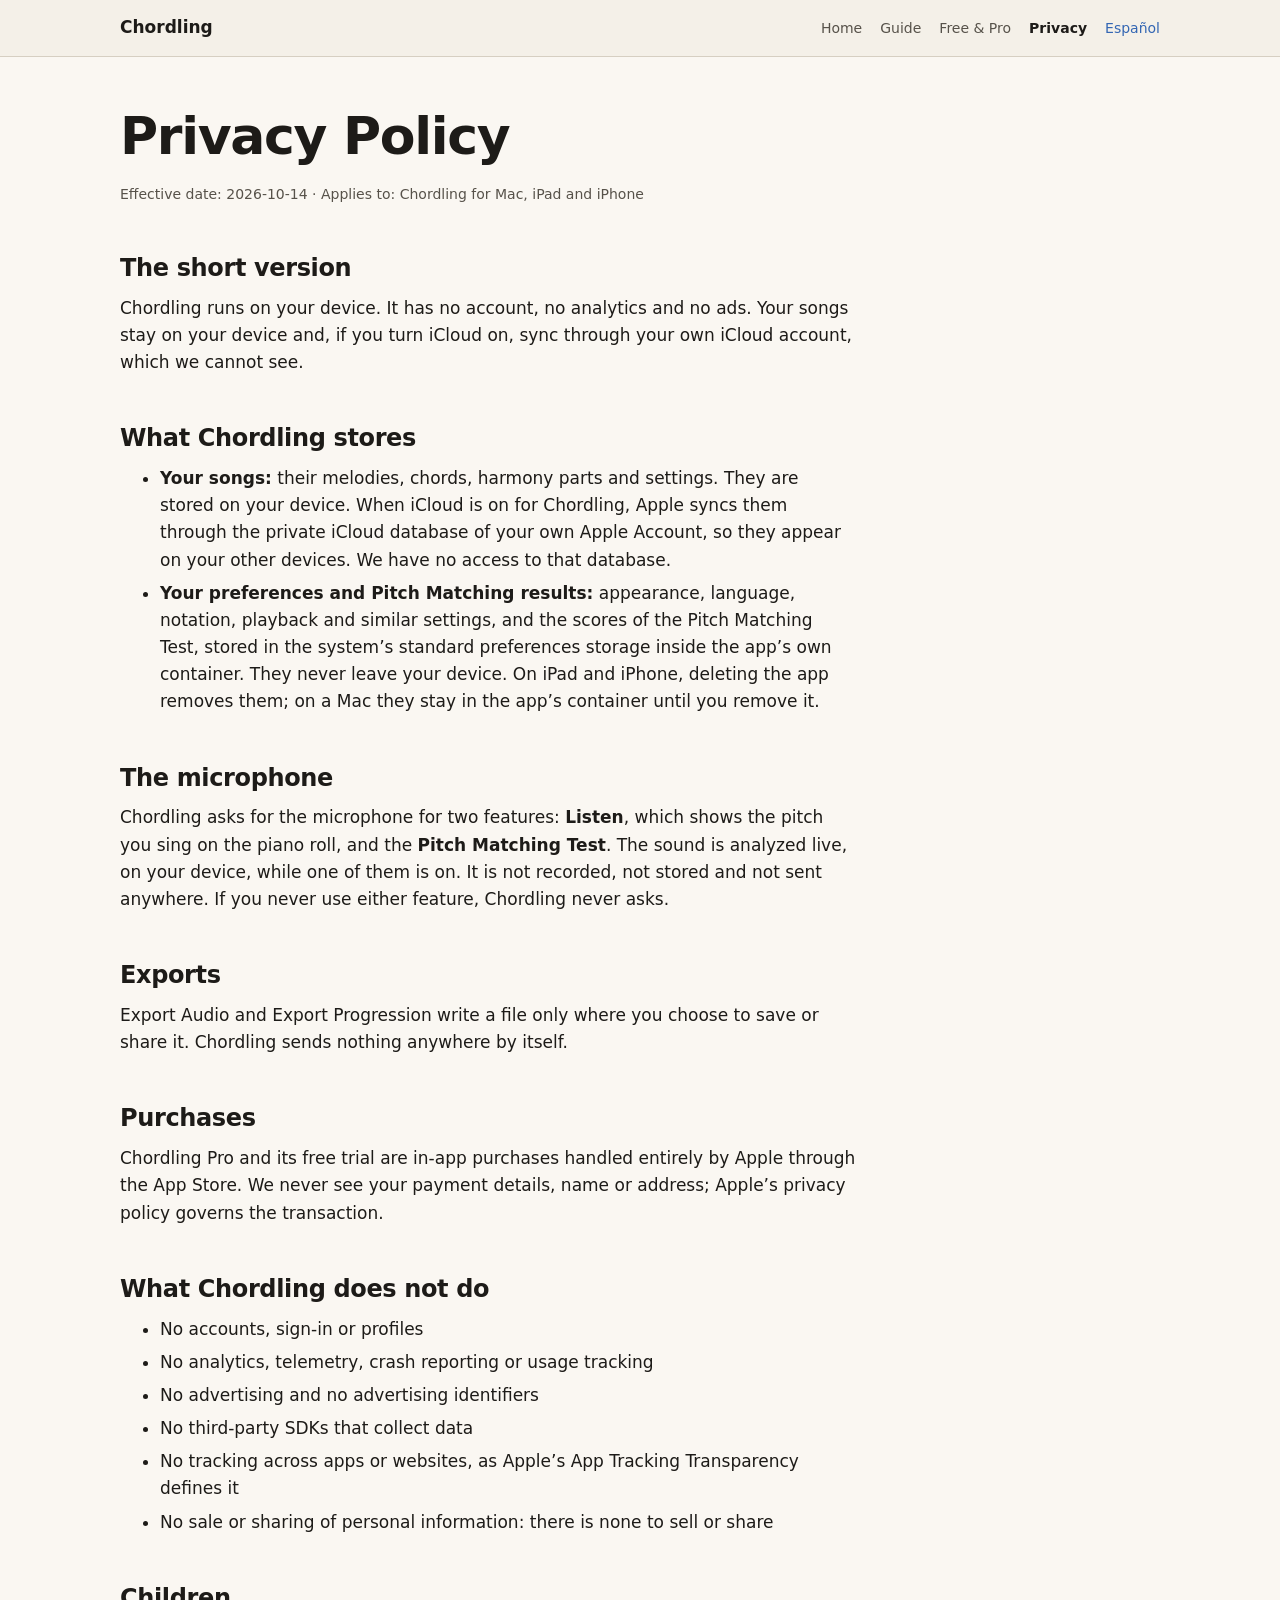
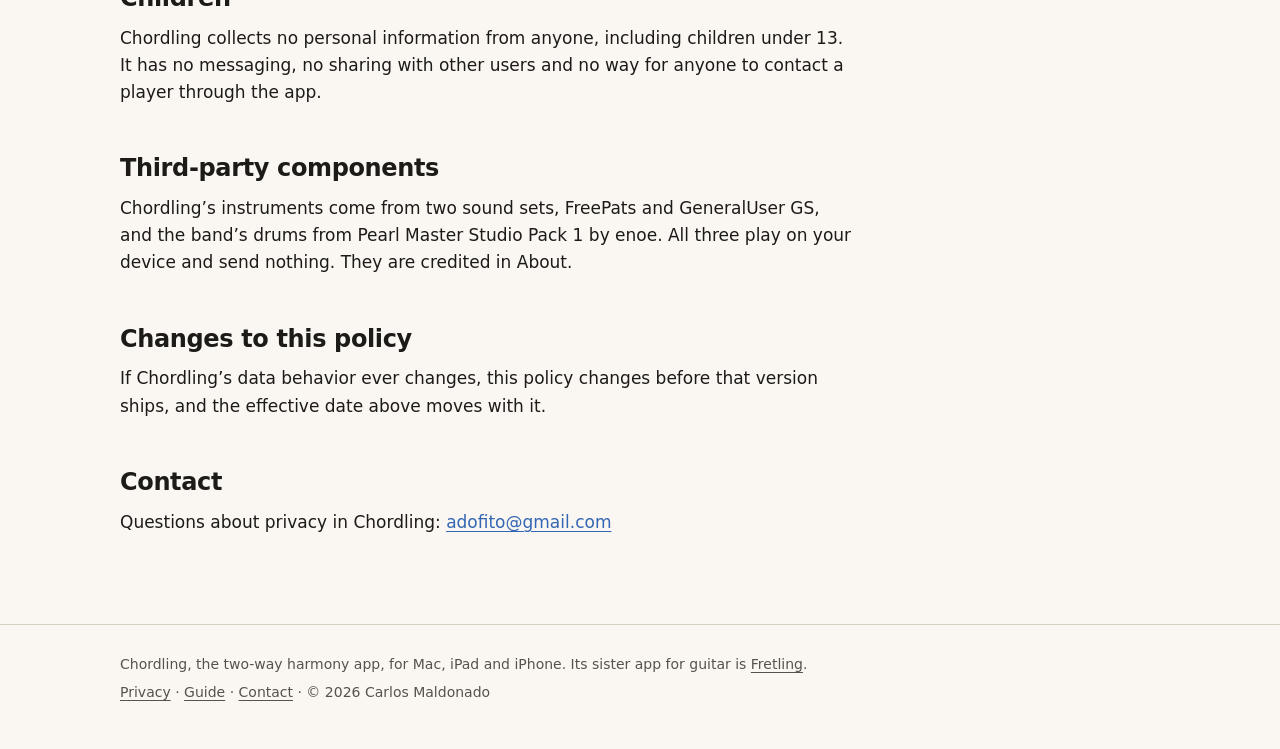
<file: privacy.html>
<!DOCTYPE html>
<html lang="en">
<head>
  <meta charset="UTF-8">
  <meta name="viewport" content="width=device-width, initial-scale=1.0">
  <title>Privacy Policy – Chordling</title>
  <meta name="description" content="Chordling's privacy policy. Chordling runs on your device: no account, no analytics, no ads. Songs sync only through your own iCloud.">
  <meta property="og:type" content="website">
  <meta property="og:site_name" content="Chordling">
  <meta property="og:title" content="Privacy Policy – Chordling">
  <meta property="og:description" content="Chordling's privacy policy. Chordling runs on your device: no account, no analytics, no ads. Songs sync only through your own iCloud.">
  <meta property="og:url" content="https://chordling.app/privacy.html">
  <link rel="canonical" href="https://chordling.app/privacy.html">
  <link rel="alternate" hreflang="en" href="https://chordling.app/privacy.html">
  <link rel="alternate" hreflang="es-419" href="https://chordling.app/es/privacy.html">
  <link rel="alternate" hreflang="x-default" href="https://chordling.app/privacy.html">
  <link rel="icon" type="image/png" sizes="32x32" href="favicon-32.png">
  <link rel="icon" type="image/png" sizes="16x16" href="favicon-16.png">
  <link rel="apple-touch-icon" sizes="180x180" href="apple-touch-icon.png">
  <meta name="theme-color" content="#f4f0e8" media="(prefers-color-scheme: light)">
  <meta name="theme-color" content="#242424" media="(prefers-color-scheme: dark)">
  <link rel="stylesheet" href="css/styles.css">
</head>
<body>
  <a class="skip" href="#main">Skip to content</a>
  <header class="site-header">
    <div class="wrap">
      <a class="brand" href="index.html">Chordling</a>
      <nav class="site-nav" aria-label="Site">
        <a href="index.html">Home</a>
        <a href="guide.html">Guide</a>
        <a href="free-and-pro.html">Free &amp; Pro</a>
        <a href="privacy.html" aria-current="page">Privacy</a>
        <a class="lang" href="es/privacy.html" hreflang="es" lang="es">Español</a>
      </nav>
    </div>
  </header>
  <main id="main">
    <div class="wrap">
      <article class="prose">
        <h1>Privacy Policy</h1>
        <p class="meta">Effective date: 2026-10-14 · Applies to: Chordling for Mac, iPad and iPhone</p>

        <h2 id="short">The short version</h2>
        <p>Chordling runs on your device. It has no account, no analytics and no ads. Your songs stay on your device and, if you turn iCloud on, sync through your own iCloud account, which we cannot see.</p>

        <h2 id="stores">What Chordling stores</h2>
        <ul>
          <li><strong>Your songs:</strong> their melodies, chords, harmony parts and settings. They are stored on your device. When iCloud is on for Chordling, Apple syncs them through the private iCloud database of your own Apple Account, so they appear on your other devices. We have no access to that database.</li>
          <li><strong>Your preferences and Pitch Matching results:</strong> appearance, language, notation, playback and similar settings, and the scores of the Pitch Matching Test, stored in the system’s standard preferences storage inside the app’s own container. They never leave your device. On iPad and iPhone, deleting the app removes them; on a Mac they stay in the app’s container until you remove it.</li>
        </ul>

        <h2 id="microphone">The microphone</h2>
        <p>Chordling asks for the microphone for two features: <strong>Listen</strong>, which shows the pitch you sing on the piano roll, and the <strong>Pitch Matching Test</strong>. The sound is analyzed live, on your device, while one of them is on. It is not recorded, not stored and not sent anywhere. If you never use either feature, Chordling never asks.</p>

        <h2 id="exports">Exports</h2>
        <p>Export Audio and Export Progression write a file only where you choose to save or share it. Chordling sends nothing anywhere by itself.</p>

        <h2 id="purchases">Purchases</h2>
        <p>Chordling Pro and its free trial are in-app purchases handled entirely by Apple through the App Store. We never see your payment details, name or address; Apple’s privacy policy governs the transaction.</p>

        <h2 id="does-not">What Chordling does not do</h2>
        <ul>
          <li>No accounts, sign-in or profiles</li>
          <li>No analytics, telemetry, crash reporting or usage tracking</li>
          <li>No advertising and no advertising identifiers</li>
          <li>No third-party SDKs that collect data</li>
          <li>No tracking across apps or websites, as Apple’s App Tracking Transparency defines it</li>
          <li>No sale or sharing of personal information: there is none to sell or share</li>
        </ul>

        <h2 id="children">Children</h2>
        <p>Chordling collects no personal information from anyone, including children under 13. It has no messaging, no sharing with other users and no way for anyone to contact a player through the app.</p>

        <h2 id="components">Third-party components</h2>
        <p>Chordling’s instruments come from two sound sets, FreePats and GeneralUser GS, and the band’s drums from Pearl Master Studio Pack 1 by enoe. All three play on your device and send nothing. They are credited in About.</p>

        <h2 id="changes">Changes to this policy</h2>
        <p>If Chordling’s data behavior ever changes, this policy changes before that version ships, and the effective date above moves with it.</p>

        <h2 id="contact">Contact</h2>
        <p>Questions about privacy in Chordling: <a href="mailto:adofito@gmail.com?subject=Chordling%20privacy">adofito@gmail.com</a></p>
      </article>
    </div>
  </main>
  <footer class="site-footer">
    <div class="wrap">
      <p>Chordling, the two-way harmony app, for Mac, iPad and iPhone. Its sister app for guitar is <a href="https://www.fretling.app/">Fretling</a>.</p>
      <p><a href="privacy.html">Privacy</a> · <a href="guide.html">Guide</a> · <a href="mailto:adofito@gmail.com?subject=Chordling">Contact</a> · © 2026 Carlos Maldonado</p>
    </div>
  </footer>
</body>
</html>
</file>
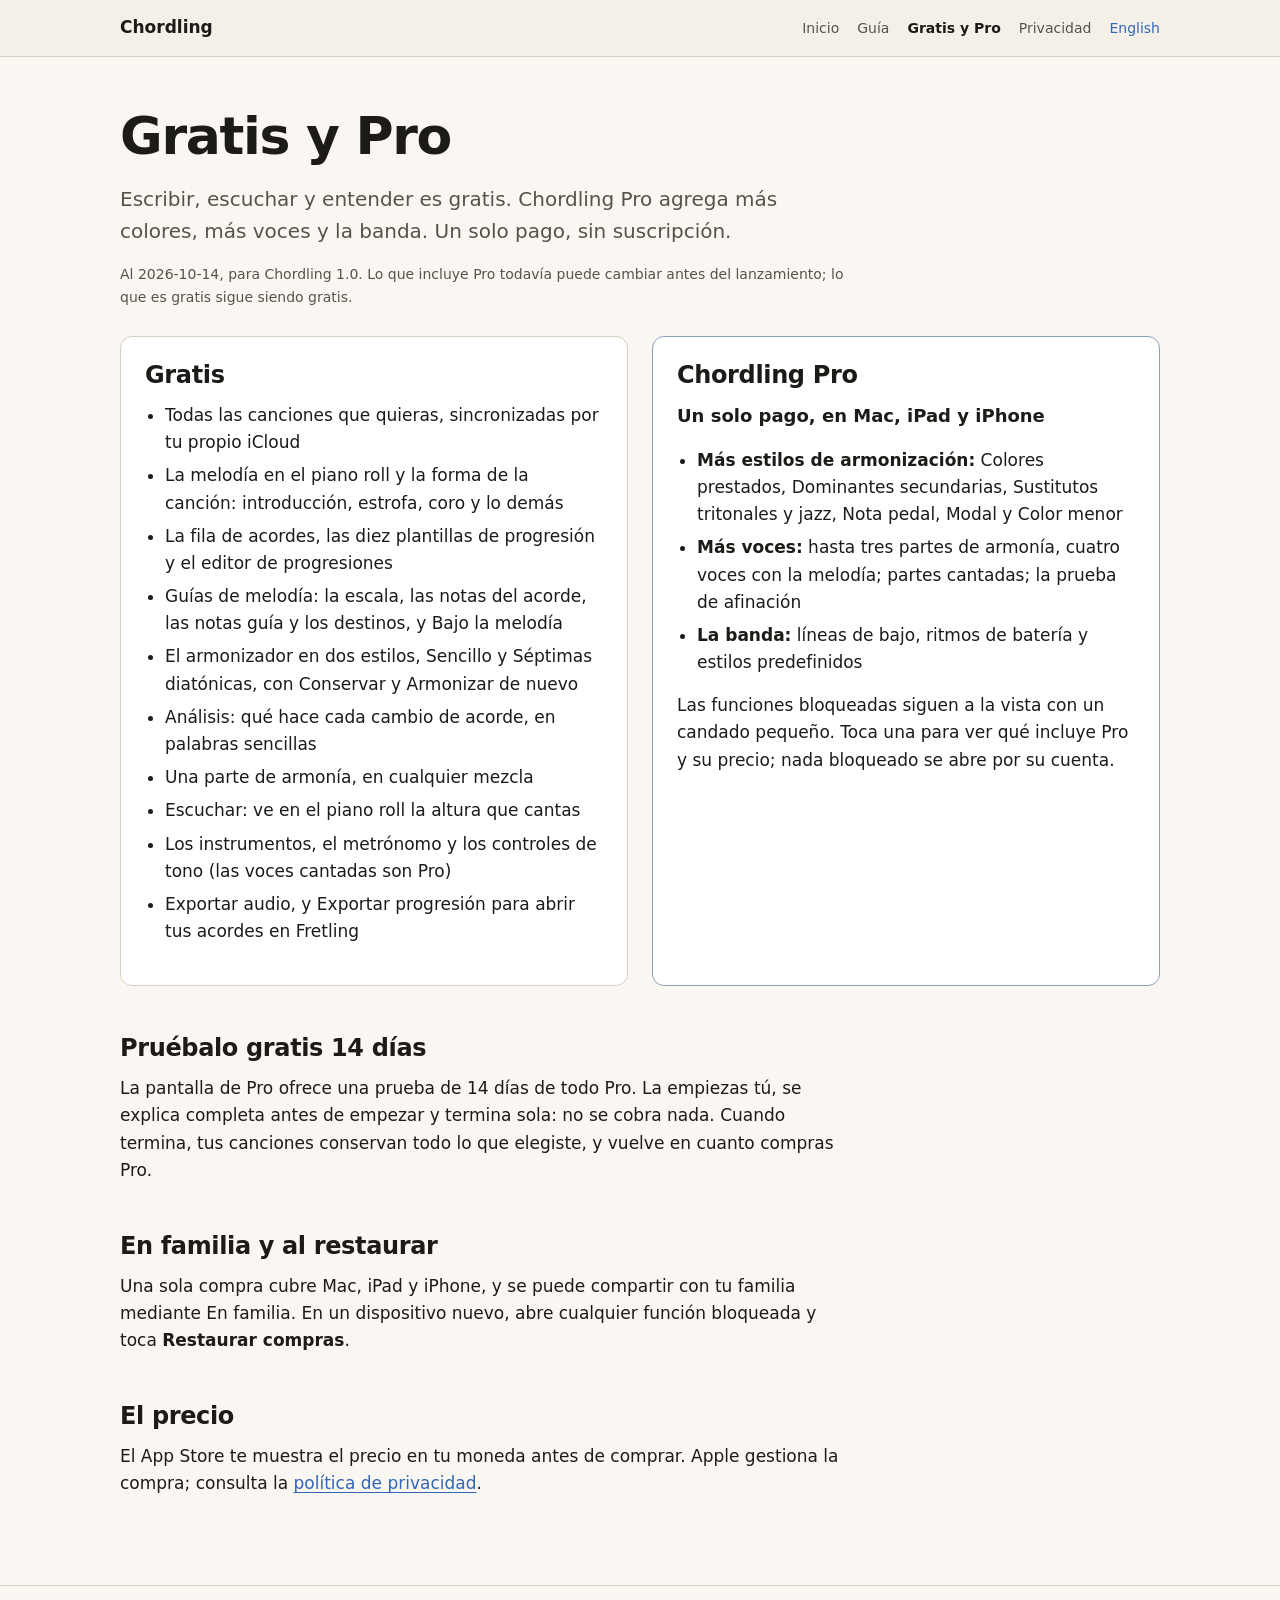
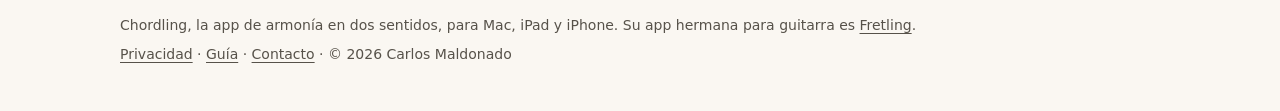
<file: es/free-and-pro.html>
<!DOCTYPE html>
<html lang="es-419">
<head>
  <meta charset="UTF-8">
  <meta name="viewport" content="width=device-width, initial-scale=1.0">
  <title>Gratis y Pro – Chordling</title>
  <meta name="description" content="Con Chordling escribes, escuchas y entiendes una canción completa gratis. Chordling Pro, en un solo pago, agrega más estilos de armonización, más voces y la banda.">
  <meta property="og:type" content="website">
  <meta property="og:site_name" content="Chordling">
  <meta property="og:title" content="Gratis y Pro – Chordling">
  <meta property="og:description" content="Con Chordling escribes, escuchas y entiendes una canción completa gratis. Chordling Pro, en un solo pago, agrega más estilos de armonización, más voces y la banda.">
  <meta property="og:url" content="https://chordling.app/es/free-and-pro.html">
  <link rel="canonical" href="https://chordling.app/es/free-and-pro.html">
  <link rel="alternate" hreflang="en" href="https://chordling.app/free-and-pro.html">
  <link rel="alternate" hreflang="es-419" href="https://chordling.app/es/free-and-pro.html">
  <link rel="alternate" hreflang="x-default" href="https://chordling.app/free-and-pro.html">
  <link rel="icon" type="image/png" sizes="32x32" href="../favicon-32.png">
  <link rel="icon" type="image/png" sizes="16x16" href="../favicon-16.png">
  <link rel="apple-touch-icon" sizes="180x180" href="../apple-touch-icon.png">
  <meta name="theme-color" content="#f4f0e8" media="(prefers-color-scheme: light)">
  <meta name="theme-color" content="#242424" media="(prefers-color-scheme: dark)">
  <link rel="stylesheet" href="../css/styles.css">
</head>
<body>
  <a class="skip" href="#main">Ir al contenido</a>
  <header class="site-header">
    <div class="wrap">
      <a class="brand" href="index.html">Chordling</a>
      <nav class="site-nav" aria-label="Sitio">
        <a href="index.html">Inicio</a>
        <a href="guide.html">Guía</a>
        <a href="free-and-pro.html" aria-current="page">Gratis y Pro</a>
        <a href="privacy.html">Privacidad</a>
        <a class="lang" href="../free-and-pro.html" hreflang="en" lang="en">English</a>
      </nav>
    </div>
  </header>
  <main id="main">
    <div class="wrap">
      <article class="prose">
        <h1>Gratis y Pro</h1>
        <p class="lede">Escribir, escuchar y entender es gratis. Chordling Pro agrega más colores, más voces y la banda. Un solo pago, sin suscripción.</p>
        <p class="meta">Al 2026-10-14, para Chordling 1.0. Lo que incluye Pro todavía puede cambiar antes del lanzamiento; lo que es gratis sigue siendo gratis.</p>
      </article>
      <div class="tiers">
        <section class="tier">
          <h2 id="free">Gratis</h2>
          <ul>
            <li>Todas las canciones que quieras, sincronizadas por tu propio iCloud</li>
            <li>La melodía en el piano roll y la forma de la canción: introducción, estrofa, coro y lo demás</li>
            <li>La fila de acordes, las diez plantillas de progresión y el editor de progresiones</li>
            <li>Guías de melodía: la escala, las notas del acorde, las notas guía y los destinos, y Bajo la melodía</li>
            <li>El armonizador en dos estilos, Sencillo y Séptimas diatónicas, con Conservar y Armonizar de nuevo</li>
            <li>Análisis: qué hace cada cambio de acorde, en palabras sencillas</li>
            <li>Una parte de armonía, en cualquier mezcla</li>
            <li>Escuchar: ve en el piano roll la altura que cantas</li>
            <li>Los instrumentos, el metrónomo y los controles de tono (las voces cantadas son Pro)</li>
            <li>Exportar audio, y Exportar progresión para abrir tus acordes en Fretling</li>
          </ul>
        </section>
        <section class="tier pro">
          <h2 id="pro">Chordling Pro</h2>
          <p class="price">Un solo pago, en Mac, iPad y iPhone</p>
          <ul>
            <li><strong>Más estilos de armonización:</strong> Colores prestados, Dominantes secundarias, Sustitutos tritonales y jazz, Nota pedal, Modal y Color menor</li>
            <li><strong>Más voces:</strong> hasta tres partes de armonía, cuatro voces con la melodía; partes cantadas; la prueba de afinación</li>
            <li><strong>La banda:</strong> líneas de bajo, ritmos de batería y estilos predefinidos</li>
          </ul>
          <p>Las funciones bloqueadas siguen a la vista con un candado pequeño. Toca una para ver qué incluye Pro y su precio; nada bloqueado se abre por su cuenta.</p>
        </section>
      </div>
      <article class="prose">
        <h2 id="trial">Pruébalo gratis 14 días</h2>
        <p>La pantalla de Pro ofrece una prueba de 14 días de todo Pro. La empiezas tú, se explica completa antes de empezar y termina sola: no se cobra nada. Cuando termina, tus canciones conservan todo lo que elegiste, y vuelve en cuanto compras Pro.</p>
        <h2 id="family">En familia y al restaurar</h2>
        <p>Una sola compra cubre Mac, iPad y iPhone, y se puede compartir con tu familia mediante En familia. En un dispositivo nuevo, abre cualquier función bloqueada y toca <span class="path">Restaurar compras</span>.</p>
        <h2 id="price">El precio</h2>
        <p>El App Store te muestra el precio en tu moneda antes de comprar. Apple gestiona la compra; consulta la <a href="privacy.html#purchases">política de privacidad</a>.</p>
      </article>
    </div>
  </main>
  <footer class="site-footer">
    <div class="wrap">
      <p>Chordling, la app de armonía en dos sentidos, para Mac, iPad y iPhone. Su app hermana para guitarra es <a href="https://www.fretling.app/es/">Fretling</a>.</p>
      <p><a href="privacy.html">Privacidad</a> · <a href="guide.html">Guía</a> · <a href="mailto:adofito@gmail.com?subject=Chordling">Contacto</a> · © 2026 Carlos Maldonado</p>
    </div>
  </footer>
</body>
</html>
</file>
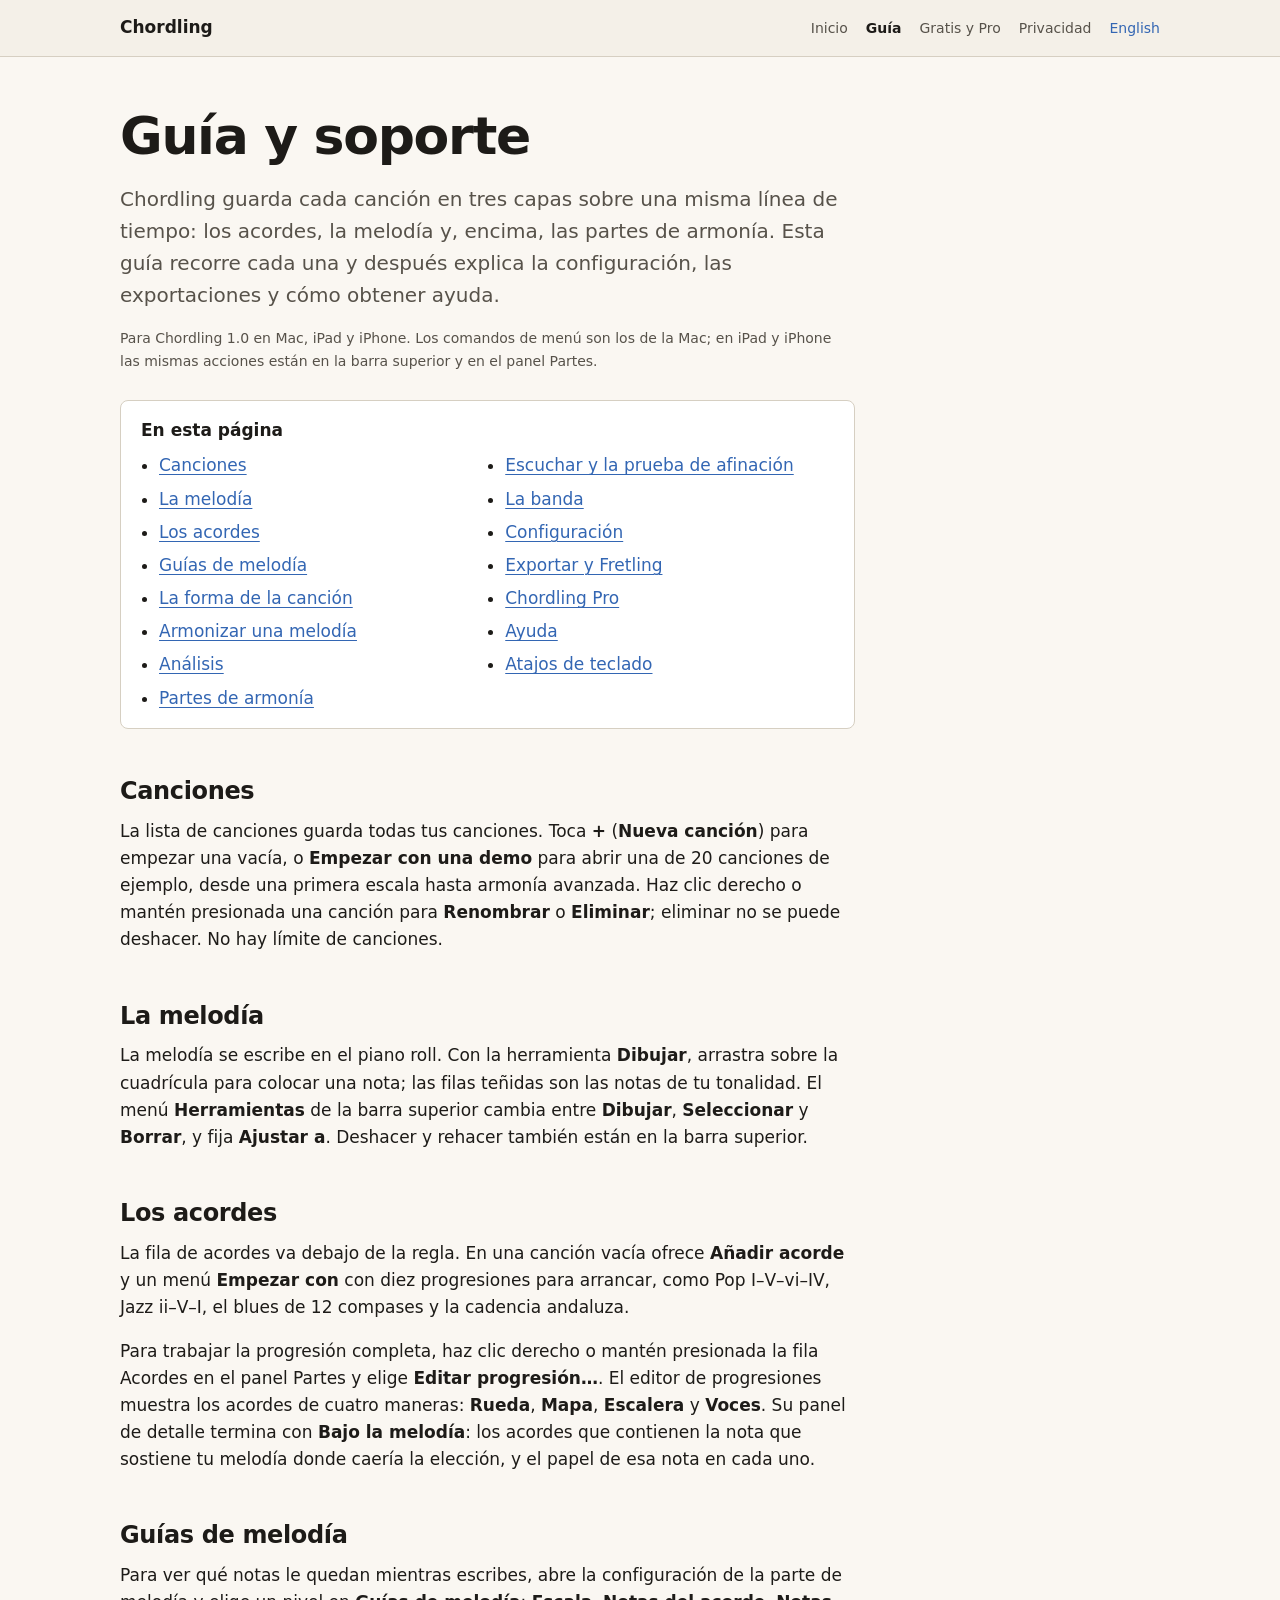
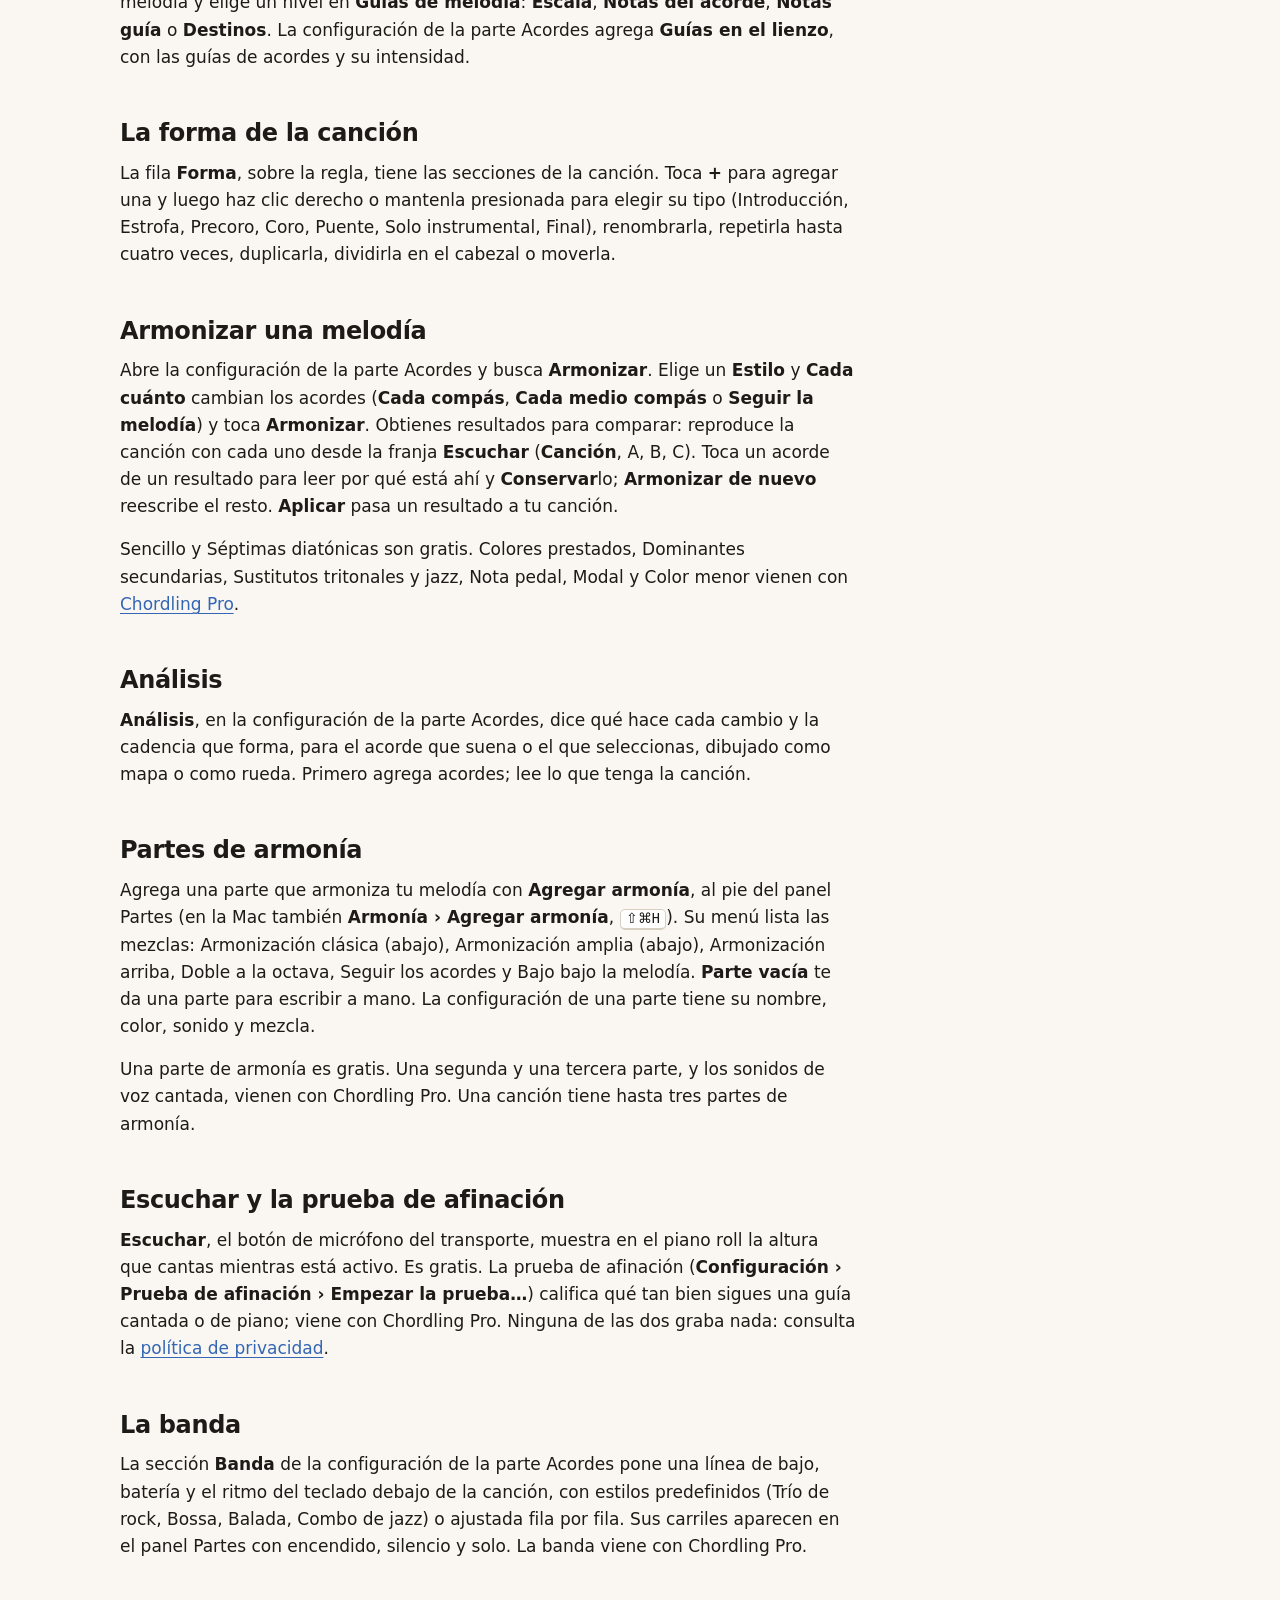
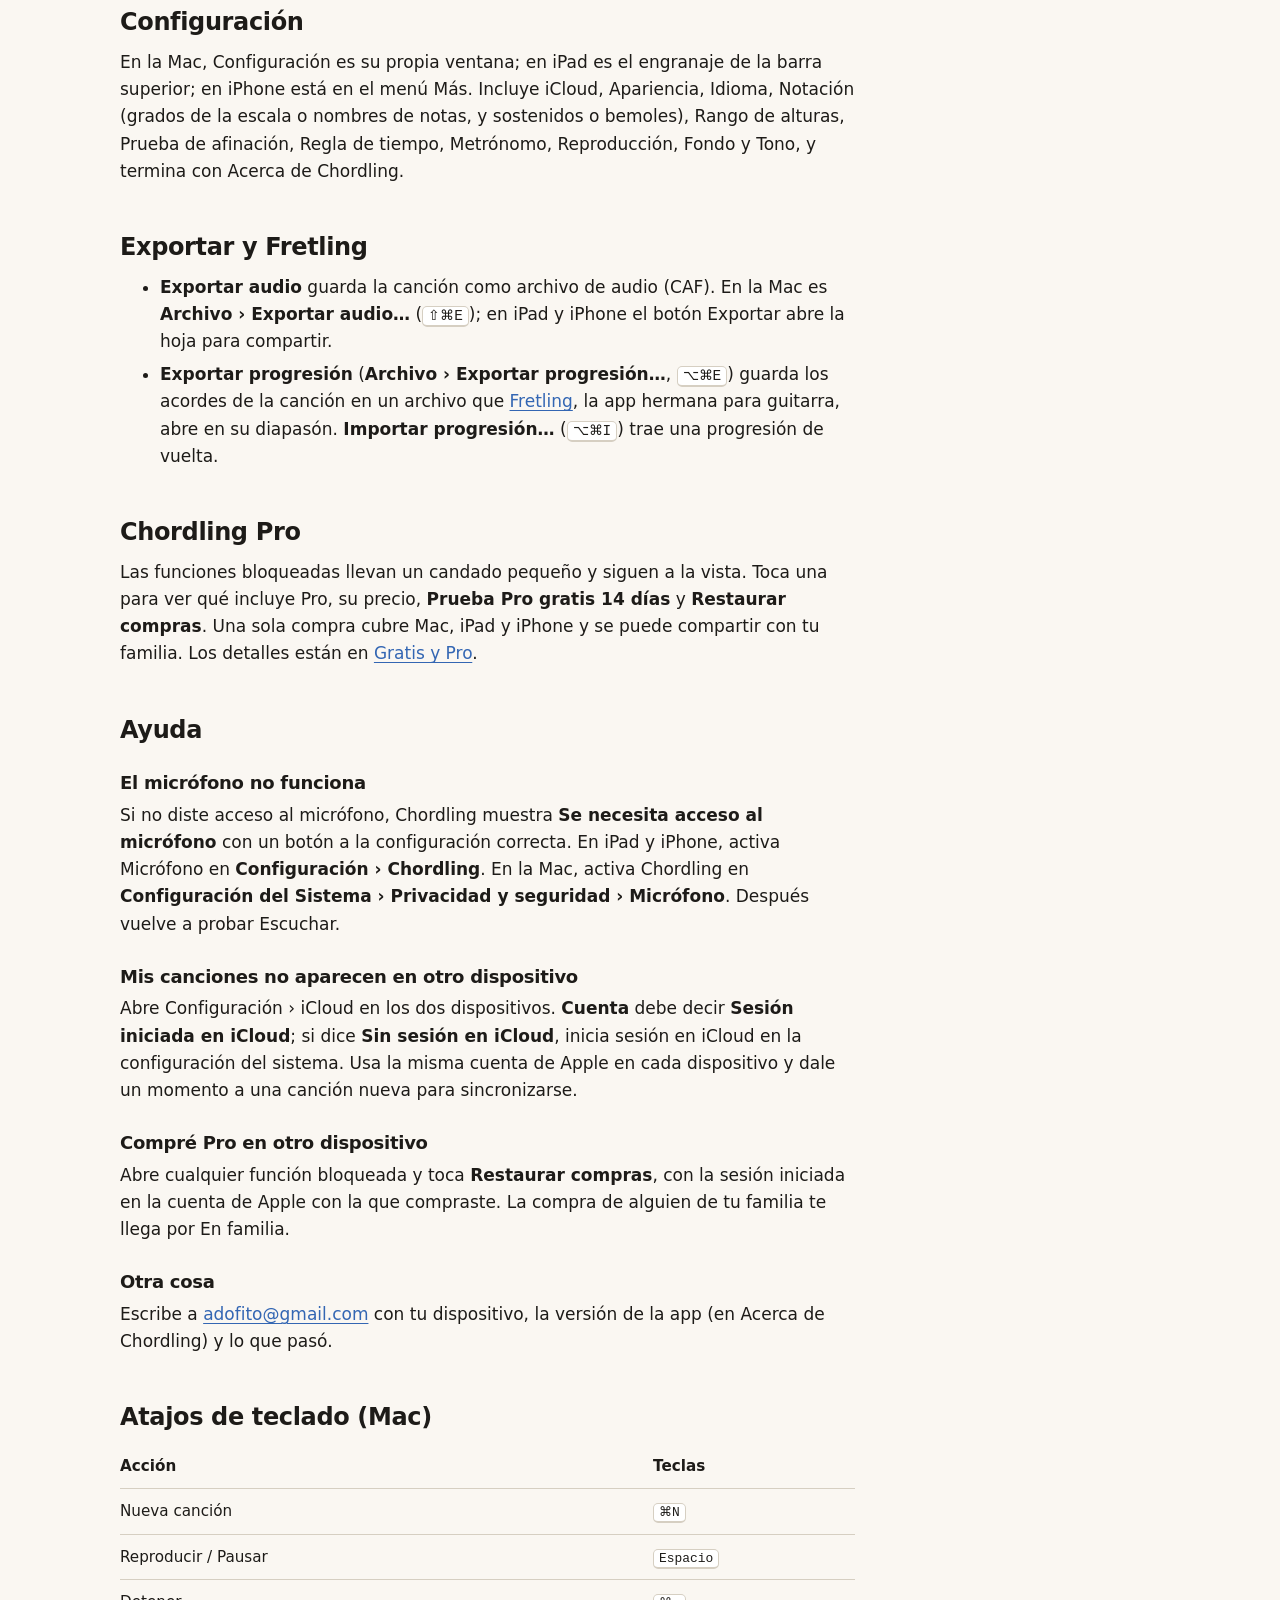
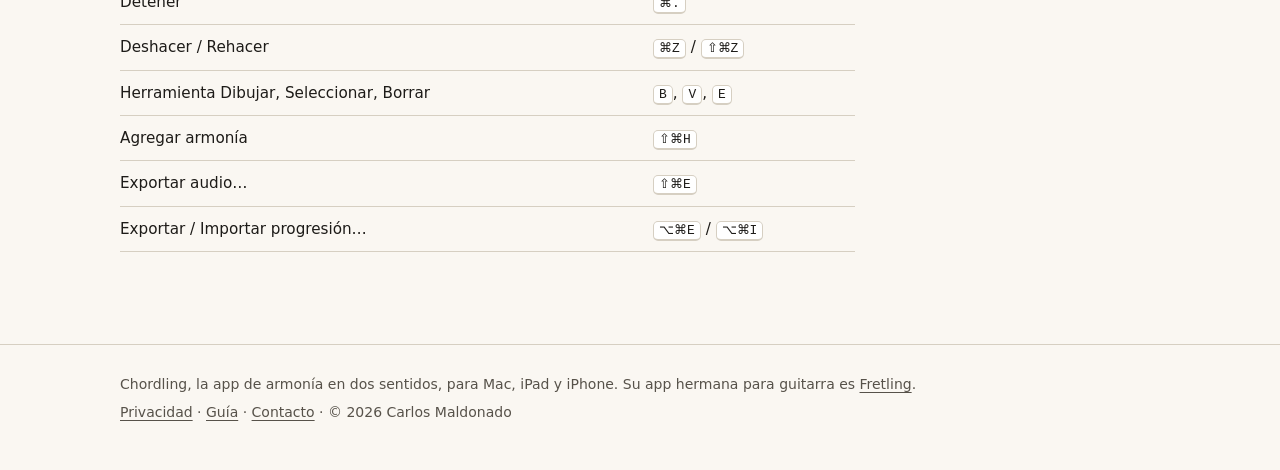
<file: es/guide.html>
<!DOCTYPE html>
<html lang="es-419">
<head>
  <meta charset="UTF-8">
  <meta name="viewport" content="width=device-width, initial-scale=1.0">
  <title>Guía y soporte – Chordling</title>
  <meta name="description" content="Cómo usar Chordling: escribe una melodía, agrega y analiza acordes, armoniza, agrega partes de armonía, y ayuda con el micrófono, iCloud y las compras.">
  <meta property="og:type" content="website">
  <meta property="og:site_name" content="Chordling">
  <meta property="og:title" content="Guía y soporte – Chordling">
  <meta property="og:description" content="Cómo usar Chordling: escribe una melodía, agrega y analiza acordes, armoniza, agrega partes de armonía, y ayuda con el micrófono, iCloud y las compras.">
  <meta property="og:url" content="https://chordling.app/es/guide.html">
  <link rel="canonical" href="https://chordling.app/es/guide.html">
  <link rel="alternate" hreflang="en" href="https://chordling.app/guide.html">
  <link rel="alternate" hreflang="es-419" href="https://chordling.app/es/guide.html">
  <link rel="alternate" hreflang="x-default" href="https://chordling.app/guide.html">
  <link rel="icon" type="image/png" sizes="32x32" href="../favicon-32.png">
  <link rel="icon" type="image/png" sizes="16x16" href="../favicon-16.png">
  <link rel="apple-touch-icon" sizes="180x180" href="../apple-touch-icon.png">
  <meta name="theme-color" content="#f4f0e8" media="(prefers-color-scheme: light)">
  <meta name="theme-color" content="#242424" media="(prefers-color-scheme: dark)">
  <link rel="stylesheet" href="../css/styles.css">
</head>
<body>
  <a class="skip" href="#main">Ir al contenido</a>
  <header class="site-header">
    <div class="wrap">
      <a class="brand" href="index.html">Chordling</a>
      <nav class="site-nav" aria-label="Sitio">
        <a href="index.html">Inicio</a>
        <a href="guide.html" aria-current="page">Guía</a>
        <a href="free-and-pro.html">Gratis y Pro</a>
        <a href="privacy.html">Privacidad</a>
        <a class="lang" href="../guide.html" hreflang="en" lang="en">English</a>
      </nav>
    </div>
  </header>
  <main id="main">
    <div class="wrap">
      <article class="prose">
        <h1>Guía y soporte</h1>
        <p class="lede">Chordling guarda cada canción en tres capas sobre una misma línea de tiempo: los acordes, la melodía y, encima, las partes de armonía. Esta guía recorre cada una y después explica la configuración, las exportaciones y cómo obtener ayuda.</p>
        <p class="meta">Para Chordling 1.0 en Mac, iPad y iPhone. Los comandos de menú son los de la Mac; en iPad y iPhone las mismas acciones están en la barra superior y en el panel Partes.</p>

        <nav class="toc" aria-label="En esta página">
          <p>En esta página</p>
          <ul>
            <li><a href="#songs">Canciones</a></li>
            <li><a href="#melody">La melodía</a></li>
            <li><a href="#chords">Los acordes</a></li>
            <li><a href="#guides">Guías de melodía</a></li>
            <li><a href="#form">La forma de la canción</a></li>
            <li><a href="#harmonize">Armonizar una melodía</a></li>
            <li><a href="#analyze">Análisis</a></li>
            <li><a href="#harmony-parts">Partes de armonía</a></li>
            <li><a href="#listen">Escuchar y la prueba de afinación</a></li>
            <li><a href="#band">La banda</a></li>
            <li><a href="#settings">Configuración</a></li>
            <li><a href="#export">Exportar y Fretling</a></li>
            <li><a href="#pro">Chordling Pro</a></li>
            <li><a href="#help">Ayuda</a></li>
            <li><a href="#shortcuts">Atajos de teclado</a></li>
          </ul>
        </nav>

        <h2 id="songs">Canciones</h2>
        <p>La lista de canciones guarda todas tus canciones. Toca <span class="path">+</span> (<span class="path">Nueva canción</span>) para empezar una vacía, o <span class="path">Empezar con una demo</span> para abrir una de 20 canciones de ejemplo, desde una primera escala hasta armonía avanzada. Haz clic derecho o mantén presionada una canción para <span class="path">Renombrar</span> o <span class="path">Eliminar</span>; eliminar no se puede deshacer. No hay límite de canciones.</p>

        <h2 id="melody">La melodía</h2>
        <p>La melodía se escribe en el piano roll. Con la herramienta <span class="path">Dibujar</span>, arrastra sobre la cuadrícula para colocar una nota; las filas teñidas son las notas de tu tonalidad. El menú <span class="path">Herramientas</span> de la barra superior cambia entre <span class="path">Dibujar</span>, <span class="path">Seleccionar</span> y <span class="path">Borrar</span>, y fija <span class="path">Ajustar a</span>. Deshacer y rehacer también están en la barra superior.</p>

        <h2 id="chords">Los acordes</h2>
        <p>La fila de acordes va debajo de la regla. En una canción vacía ofrece <span class="path">Añadir acorde</span> y un menú <span class="path">Empezar con</span> con diez progresiones para arrancar, como Pop I–V–vi–IV, Jazz ii–V–I, el blues de 12 compases y la cadencia andaluza.</p>
        <p>Para trabajar la progresión completa, haz clic derecho o mantén presionada la fila Acordes en el panel Partes y elige <span class="path">Editar progresión…</span>. El editor de progresiones muestra los acordes de cuatro maneras: <span class="path">Rueda</span>, <span class="path">Mapa</span>, <span class="path">Escalera</span> y <span class="path">Voces</span>. Su panel de detalle termina con <span class="path">Bajo la melodía</span>: los acordes que contienen la nota que sostiene tu melodía donde caería la elección, y el papel de esa nota en cada uno.</p>

        <h2 id="guides">Guías de melodía</h2>
        <p>Para ver qué notas le quedan mientras escribes, abre la configuración de la parte de melodía y elige un nivel en <span class="path">Guías de melodía</span>: <span class="path">Escala</span>, <span class="path">Notas del acorde</span>, <span class="path">Notas guía</span> o <span class="path">Destinos</span>. La configuración de la parte Acordes agrega <span class="path">Guías en el lienzo</span>, con las guías de acordes y su intensidad.</p>

        <h2 id="form">La forma de la canción</h2>
        <p>La fila <span class="path">Forma</span>, sobre la regla, tiene las secciones de la canción. Toca <span class="path">+</span> para agregar una y luego haz clic derecho o mantenla presionada para elegir su tipo (Introducción, Estrofa, Precoro, Coro, Puente, Solo instrumental, Final), renombrarla, repetirla hasta cuatro veces, duplicarla, dividirla en el cabezal o moverla.</p>

        <h2 id="harmonize">Armonizar una melodía</h2>
        <p>Abre la configuración de la parte Acordes y busca <span class="path">Armonizar</span>. Elige un <span class="path">Estilo</span> y <span class="path">Cada cuánto</span> cambian los acordes (<span class="path">Cada compás</span>, <span class="path">Cada medio compás</span> o <span class="path">Seguir la melodía</span>) y toca <span class="path">Armonizar</span>. Obtienes resultados para comparar: reproduce la canción con cada uno desde la franja <span class="path">Escuchar</span> (<span class="path">Canción</span>, A, B, C). Toca un acorde de un resultado para leer por qué está ahí y <span class="path">Conservar</span>lo; <span class="path">Armonizar de nuevo</span> reescribe el resto. <span class="path">Aplicar</span> pasa un resultado a tu canción.</p>
        <p>Sencillo y Séptimas diatónicas son gratis. Colores prestados, Dominantes secundarias, Sustitutos tritonales y jazz, Nota pedal, Modal y Color menor vienen con <a href="free-and-pro.html">Chordling Pro</a>.</p>

        <h2 id="analyze">Análisis</h2>
        <p><span class="path">Análisis</span>, en la configuración de la parte Acordes, dice qué hace cada cambio y la cadencia que forma, para el acorde que suena o el que seleccionas, dibujado como mapa o como rueda. Primero agrega acordes; lee lo que tenga la canción.</p>

        <h2 id="harmony-parts">Partes de armonía</h2>
        <p>Agrega una parte que armoniza tu melodía con <span class="path">Agregar armonía</span>, al pie del panel Partes (en la Mac también <span class="path">Armonía › Agregar armonía</span>, <kbd>⇧⌘H</kbd>). Su menú lista las mezclas: Armonización clásica (abajo), Armonización amplia (abajo), Armonización arriba, Doble a la octava, Seguir los acordes y Bajo bajo la melodía. <span class="path">Parte vacía</span> te da una parte para escribir a mano. La configuración de una parte tiene su nombre, color, sonido y mezcla.</p>
        <p>Una parte de armonía es gratis. Una segunda y una tercera parte, y los sonidos de voz cantada, vienen con Chordling Pro. Una canción tiene hasta tres partes de armonía.</p>

        <h2 id="listen">Escuchar y la prueba de afinación</h2>
        <p><span class="path">Escuchar</span>, el botón de micrófono del transporte, muestra en el piano roll la altura que cantas mientras está activo. Es gratis. La prueba de afinación (<span class="path">Configuración › Prueba de afinación › Empezar la prueba…</span>) califica qué tan bien sigues una guía cantada o de piano; viene con Chordling Pro. Ninguna de las dos graba nada: consulta la <a href="privacy.html#microphone">política de privacidad</a>.</p>

        <h2 id="band">La banda</h2>
        <p>La sección <span class="path">Banda</span> de la configuración de la parte Acordes pone una línea de bajo, batería y el ritmo del teclado debajo de la canción, con estilos predefinidos (Trío de rock, Bossa, Balada, Combo de jazz) o ajustada fila por fila. Sus carriles aparecen en el panel Partes con encendido, silencio y solo. La banda viene con Chordling Pro.</p>

        <h2 id="settings">Configuración</h2>
        <p>En la Mac, Configuración es su propia ventana; en iPad es el engranaje de la barra superior; en iPhone está en el menú Más. Incluye iCloud, Apariencia, Idioma, Notación (grados de la escala o nombres de notas, y sostenidos o bemoles), Rango de alturas, Prueba de afinación, Regla de tiempo, Metrónomo, Reproducción, Fondo y Tono, y termina con Acerca de Chordling.</p>

        <h2 id="export">Exportar y Fretling</h2>
        <ul>
          <li><strong>Exportar audio</strong> guarda la canción como archivo de audio (CAF). En la Mac es <span class="path">Archivo › Exportar audio…</span> (<kbd>⇧⌘E</kbd>); en iPad y iPhone el botón Exportar abre la hoja para compartir.</li>
          <li><strong>Exportar progresión</strong> (<span class="path">Archivo › Exportar progresión…</span>, <kbd>⌥⌘E</kbd>) guarda los acordes de la canción en un archivo que <a href="https://www.fretling.app/es/">Fretling</a>, la app hermana para guitarra, abre en su diapasón. <span class="path">Importar progresión…</span> (<kbd>⌥⌘I</kbd>) trae una progresión de vuelta.</li>
        </ul>

        <h2 id="pro">Chordling Pro</h2>
        <p>Las funciones bloqueadas llevan un candado pequeño y siguen a la vista. Toca una para ver qué incluye Pro, su precio, <span class="path">Prueba Pro gratis 14 días</span> y <span class="path">Restaurar compras</span>. Una sola compra cubre Mac, iPad y iPhone y se puede compartir con tu familia. Los detalles están en <a href="free-and-pro.html">Gratis y Pro</a>.</p>

        <h2 id="help">Ayuda</h2>
        <h3 id="help-microphone">El micrófono no funciona</h3>
        <p>Si no diste acceso al micrófono, Chordling muestra <span class="path">Se necesita acceso al micrófono</span> con un botón a la configuración correcta. En iPad y iPhone, activa Micrófono en <span class="path">Configuración › Chordling</span>. En la Mac, activa Chordling en <span class="path">Configuración del Sistema › Privacidad y seguridad › Micrófono</span>. Después vuelve a probar Escuchar.</p>
        <h3 id="help-icloud">Mis canciones no aparecen en otro dispositivo</h3>
        <p>Abre Configuración › iCloud en los dos dispositivos. <span class="path">Cuenta</span> debe decir <span class="path">Sesión iniciada en iCloud</span>; si dice <span class="path">Sin sesión en iCloud</span>, inicia sesión en iCloud en la configuración del sistema. Usa la misma cuenta de Apple en cada dispositivo y dale un momento a una canción nueva para sincronizarse.</p>
        <h3 id="help-restore">Compré Pro en otro dispositivo</h3>
        <p>Abre cualquier función bloqueada y toca <span class="path">Restaurar compras</span>, con la sesión iniciada en la cuenta de Apple con la que compraste. La compra de alguien de tu familia te llega por En familia.</p>
        <h3 id="help-contact">Otra cosa</h3>
        <p>Escribe a <a href="mailto:adofito@gmail.com?subject=Chordling%20soporte">adofito@gmail.com</a> con tu dispositivo, la versión de la app (en Acerca de Chordling) y lo que pasó.</p>

        <h2 id="shortcuts">Atajos de teclado (Mac)</h2>
        <table>
          <thead><tr><th scope="col">Acción</th><th scope="col">Teclas</th></tr></thead>
          <tbody>
            <tr><td>Nueva canción</td><td><kbd>⌘N</kbd></td></tr>
            <tr><td>Reproducir / Pausar</td><td><kbd>Espacio</kbd></td></tr>
            <tr><td>Detener</td><td><kbd>⌘.</kbd></td></tr>
            <tr><td>Deshacer / Rehacer</td><td><kbd>⌘Z</kbd> / <kbd>⇧⌘Z</kbd></td></tr>
            <tr><td>Herramienta Dibujar, Seleccionar, Borrar</td><td><kbd>B</kbd>, <kbd>V</kbd>, <kbd>E</kbd></td></tr>
            <tr><td>Agregar armonía</td><td><kbd>⇧⌘H</kbd></td></tr>
            <tr><td>Exportar audio…</td><td><kbd>⇧⌘E</kbd></td></tr>
            <tr><td>Exportar / Importar progresión…</td><td><kbd>⌥⌘E</kbd> / <kbd>⌥⌘I</kbd></td></tr>
          </tbody>
        </table>
      </article>
    </div>
  </main>
  <footer class="site-footer">
    <div class="wrap">
      <p>Chordling, la app de armonía en dos sentidos, para Mac, iPad y iPhone. Su app hermana para guitarra es <a href="https://www.fretling.app/es/">Fretling</a>.</p>
      <p><a href="privacy.html">Privacidad</a> · <a href="guide.html">Guía</a> · <a href="mailto:adofito@gmail.com?subject=Chordling">Contacto</a> · © 2026 Carlos Maldonado</p>
    </div>
  </footer>
</body>
</html>
</file>
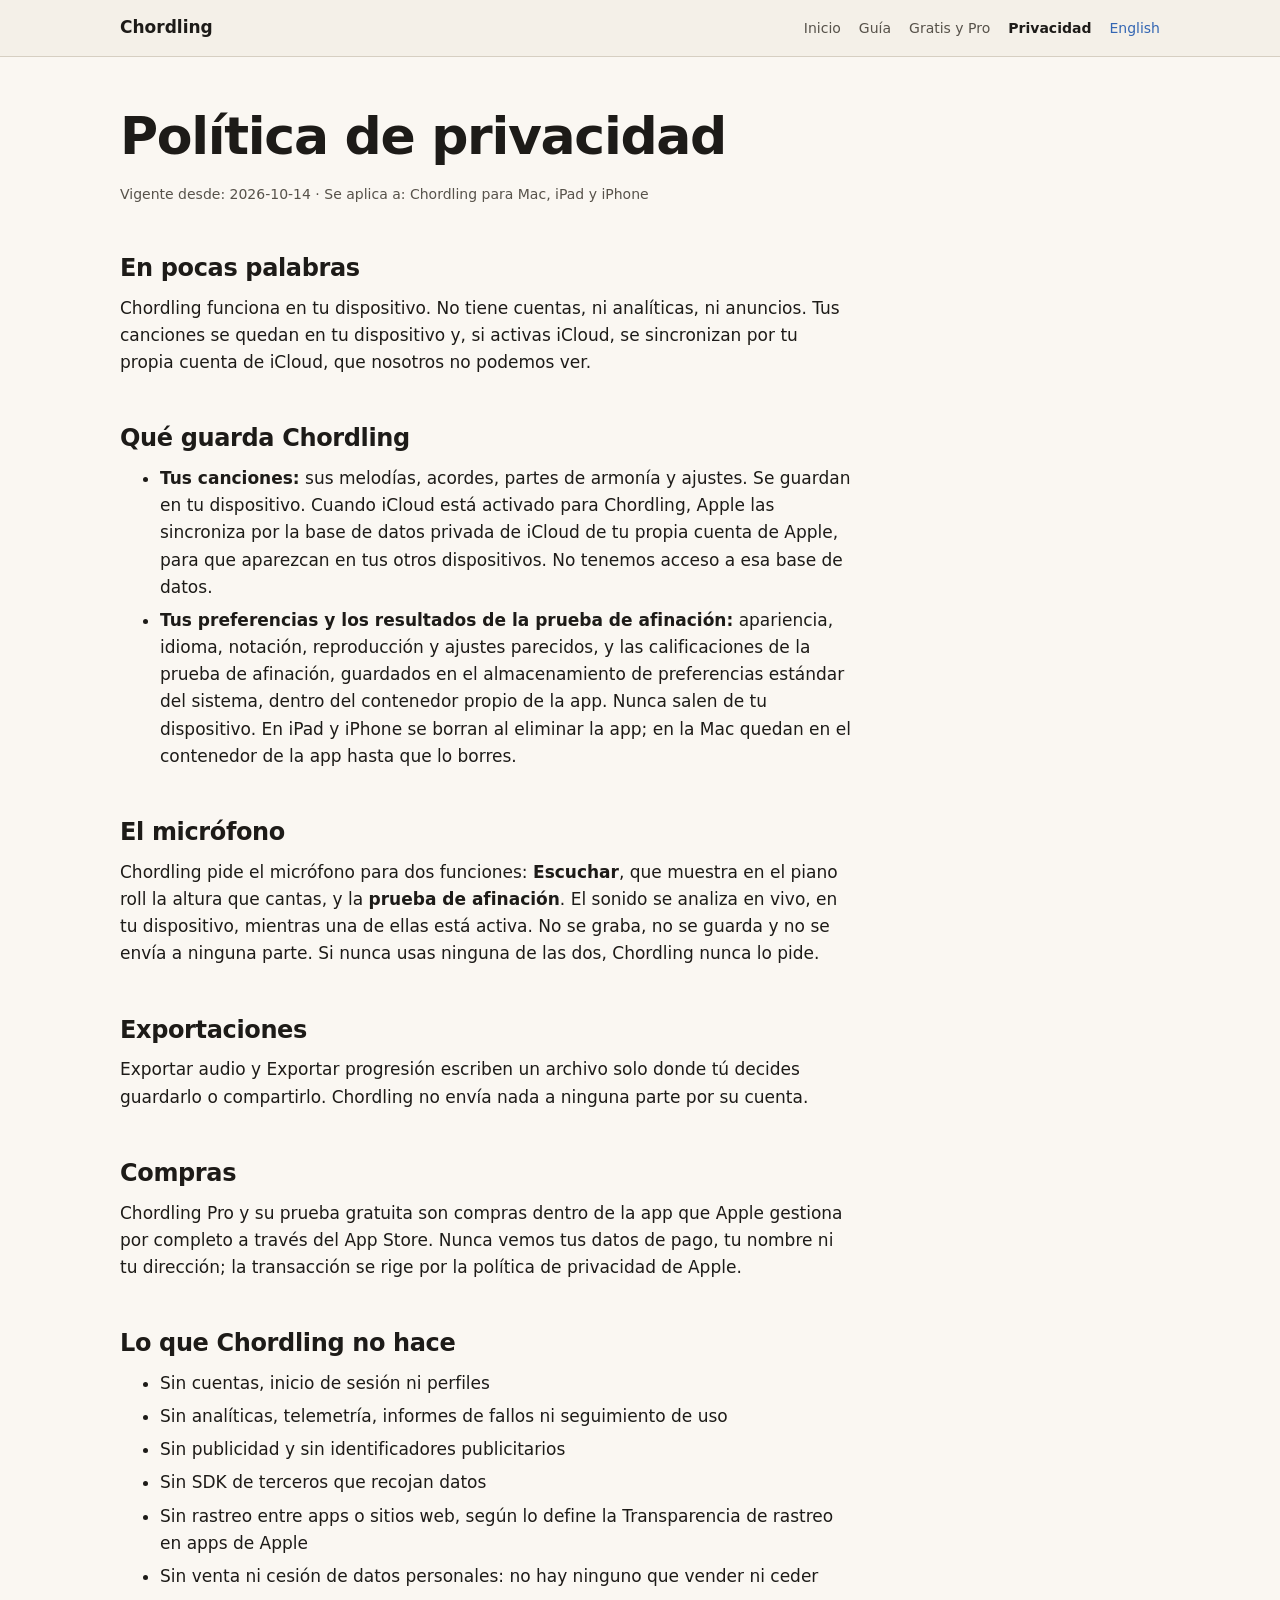
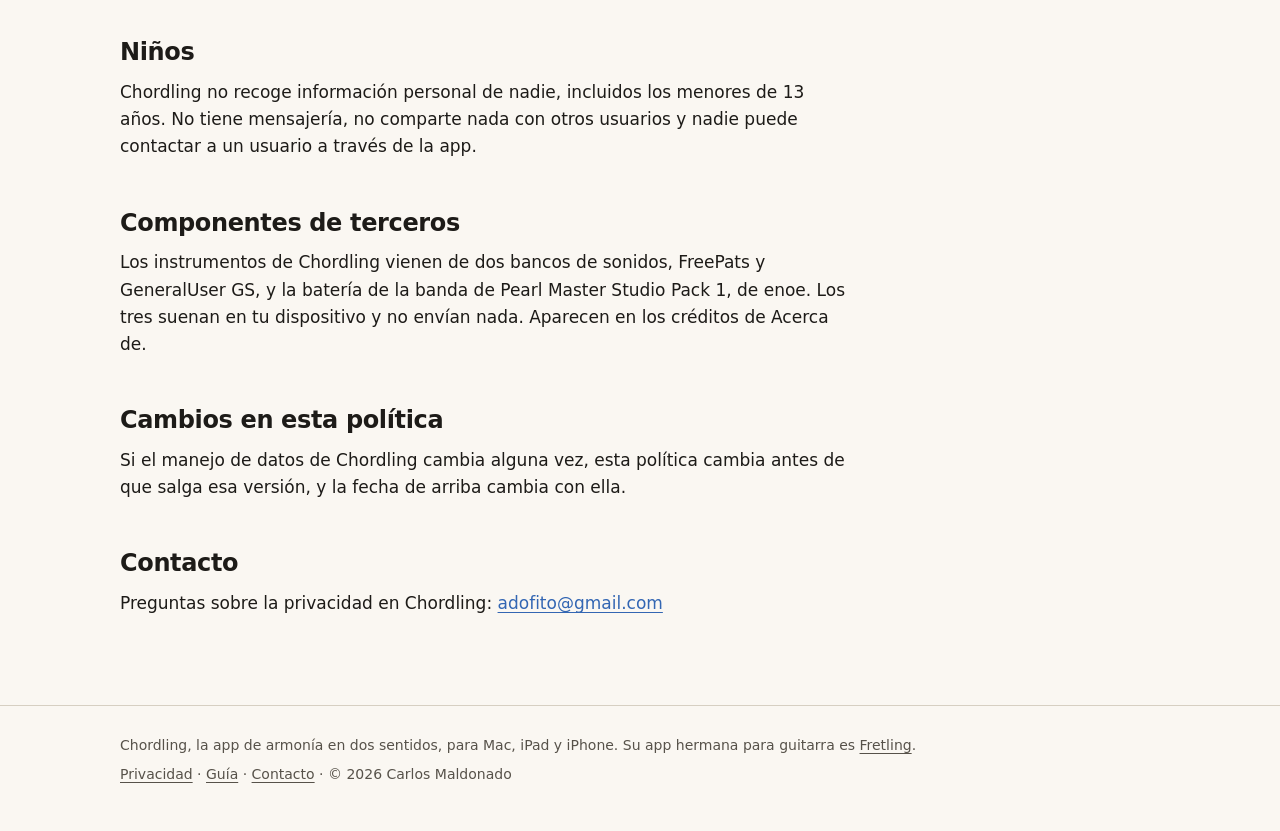
<file: es/privacy.html>
<!DOCTYPE html>
<html lang="es-419">
<head>
  <meta charset="UTF-8">
  <meta name="viewport" content="width=device-width, initial-scale=1.0">
  <title>Política de privacidad – Chordling</title>
  <meta name="description" content="La política de privacidad de Chordling. Chordling funciona en tu dispositivo: sin cuenta, sin analíticas, sin anuncios. Tus canciones solo se sincronizan por tu propio iCloud.">
  <meta property="og:type" content="website">
  <meta property="og:site_name" content="Chordling">
  <meta property="og:title" content="Política de privacidad – Chordling">
  <meta property="og:description" content="La política de privacidad de Chordling. Chordling funciona en tu dispositivo: sin cuenta, sin analíticas, sin anuncios. Tus canciones solo se sincronizan por tu propio iCloud.">
  <meta property="og:url" content="https://chordling.app/es/privacy.html">
  <link rel="canonical" href="https://chordling.app/es/privacy.html">
  <link rel="alternate" hreflang="en" href="https://chordling.app/privacy.html">
  <link rel="alternate" hreflang="es-419" href="https://chordling.app/es/privacy.html">
  <link rel="alternate" hreflang="x-default" href="https://chordling.app/privacy.html">
  <link rel="icon" type="image/png" sizes="32x32" href="../favicon-32.png">
  <link rel="icon" type="image/png" sizes="16x16" href="../favicon-16.png">
  <link rel="apple-touch-icon" sizes="180x180" href="../apple-touch-icon.png">
  <meta name="theme-color" content="#f4f0e8" media="(prefers-color-scheme: light)">
  <meta name="theme-color" content="#242424" media="(prefers-color-scheme: dark)">
  <link rel="stylesheet" href="../css/styles.css">
</head>
<body>
  <a class="skip" href="#main">Ir al contenido</a>
  <header class="site-header">
    <div class="wrap">
      <a class="brand" href="index.html">Chordling</a>
      <nav class="site-nav" aria-label="Sitio">
        <a href="index.html">Inicio</a>
        <a href="guide.html">Guía</a>
        <a href="free-and-pro.html">Gratis y Pro</a>
        <a href="privacy.html" aria-current="page">Privacidad</a>
        <a class="lang" href="../privacy.html" hreflang="en" lang="en">English</a>
      </nav>
    </div>
  </header>
  <main id="main">
    <div class="wrap">
      <article class="prose">
        <h1>Política de privacidad</h1>
        <p class="meta">Vigente desde: 2026-10-14 · Se aplica a: Chordling para Mac, iPad y iPhone</p>

        <h2 id="short">En pocas palabras</h2>
        <p>Chordling funciona en tu dispositivo. No tiene cuentas, ni analíticas, ni anuncios. Tus canciones se quedan en tu dispositivo y, si activas iCloud, se sincronizan por tu propia cuenta de iCloud, que nosotros no podemos ver.</p>

        <h2 id="stores">Qué guarda Chordling</h2>
        <ul>
          <li><strong>Tus canciones:</strong> sus melodías, acordes, partes de armonía y ajustes. Se guardan en tu dispositivo. Cuando iCloud está activado para Chordling, Apple las sincroniza por la base de datos privada de iCloud de tu propia cuenta de Apple, para que aparezcan en tus otros dispositivos. No tenemos acceso a esa base de datos.</li>
          <li><strong>Tus preferencias y los resultados de la prueba de afinación:</strong> apariencia, idioma, notación, reproducción y ajustes parecidos, y las calificaciones de la prueba de afinación, guardados en el almacenamiento de preferencias estándar del sistema, dentro del contenedor propio de la app. Nunca salen de tu dispositivo. En iPad y iPhone se borran al eliminar la app; en la Mac quedan en el contenedor de la app hasta que lo borres.</li>
        </ul>

        <h2 id="microphone">El micrófono</h2>
        <p>Chordling pide el micrófono para dos funciones: <strong>Escuchar</strong>, que muestra en el piano roll la altura que cantas, y la <strong>prueba de afinación</strong>. El sonido se analiza en vivo, en tu dispositivo, mientras una de ellas está activa. No se graba, no se guarda y no se envía a ninguna parte. Si nunca usas ninguna de las dos, Chordling nunca lo pide.</p>

        <h2 id="exports">Exportaciones</h2>
        <p>Exportar audio y Exportar progresión escriben un archivo solo donde tú decides guardarlo o compartirlo. Chordling no envía nada a ninguna parte por su cuenta.</p>

        <h2 id="purchases">Compras</h2>
        <p>Chordling Pro y su prueba gratuita son compras dentro de la app que Apple gestiona por completo a través del App Store. Nunca vemos tus datos de pago, tu nombre ni tu dirección; la transacción se rige por la política de privacidad de Apple.</p>

        <h2 id="does-not">Lo que Chordling no hace</h2>
        <ul>
          <li>Sin cuentas, inicio de sesión ni perfiles</li>
          <li>Sin analíticas, telemetría, informes de fallos ni seguimiento de uso</li>
          <li>Sin publicidad y sin identificadores publicitarios</li>
          <li>Sin SDK de terceros que recojan datos</li>
          <li>Sin rastreo entre apps o sitios web, según lo define la Transparencia de rastreo en apps de Apple</li>
          <li>Sin venta ni cesión de datos personales: no hay ninguno que vender ni ceder</li>
        </ul>

        <h2 id="children">Niños</h2>
        <p>Chordling no recoge información personal de nadie, incluidos los menores de 13 años. No tiene mensajería, no comparte nada con otros usuarios y nadie puede contactar a un usuario a través de la app.</p>

        <h2 id="components">Componentes de terceros</h2>
        <p>Los instrumentos de Chordling vienen de dos bancos de sonidos, FreePats y GeneralUser GS, y la batería de la banda de Pearl Master Studio Pack 1, de enoe. Los tres suenan en tu dispositivo y no envían nada. Aparecen en los créditos de Acerca de.</p>

        <h2 id="changes">Cambios en esta política</h2>
        <p>Si el manejo de datos de Chordling cambia alguna vez, esta política cambia antes de que salga esa versión, y la fecha de arriba cambia con ella.</p>

        <h2 id="contact">Contacto</h2>
        <p>Preguntas sobre la privacidad en Chordling: <a href="mailto:adofito@gmail.com?subject=Chordling%20privacidad">adofito@gmail.com</a></p>
      </article>
    </div>
  </main>
  <footer class="site-footer">
    <div class="wrap">
      <p>Chordling, la app de armonía en dos sentidos, para Mac, iPad y iPhone. Su app hermana para guitarra es <a href="https://www.fretling.app/es/">Fretling</a>.</p>
      <p><a href="privacy.html">Privacidad</a> · <a href="guide.html">Guía</a> · <a href="mailto:adofito@gmail.com?subject=Chordling">Contacto</a> · © 2026 Carlos Maldonado</p>
    </div>
  </footer>
</body>
</html>
</file>
<file: css/styles.css>
/*
  Chordling's site. The tokens are DESIGN.md's, so the pages read as the app: Fretling's warm
  canvas, Chordling's blue, the harmony layer's indigo, and the seven degree colors, which
  appear only where they mean what they mean in the app (the chord row in the hero).
  Light and dark follow the system; there is no switch to remember.
*/
:root {
  --canvas: #faf7f2;
  --surface: #ffffff;
  --surface-subtle: #f4f0e8;
  --ink: #1d1b18;
  --ink-2: #57524a;
  --hairline: #d6cfc2;
  --accent: #3366b3;
  --accent-ink: #ffffff;
  --harmony: #5856d6;
  --radius: 8px;
  --measure: 68ch;
  --t-body: 1.0625rem;
  --t-small: 0.875rem;
  color-scheme: light dark;
}
@media (prefers-color-scheme: dark) {
  :root {
    --canvas: #1a1a1a;
    --surface: #2e2e2e;
    --surface-subtle: #242424;
    --ink: #f2efe9;
    --ink-2: #b7b1a7;
    --hairline: #474747;
    --accent: #4080cc;
    --harmony: #8d8bff;
  }
}

* { box-sizing: border-box; }
html { -webkit-text-size-adjust: 100%; }
body {
  margin: 0;
  background: var(--canvas);
  color: var(--ink);
  font: 400 var(--t-body)/1.6 -apple-system, BlinkMacSystemFont, "SF Pro Text", system-ui, sans-serif;
  -webkit-font-smoothing: antialiased;
}
::selection { background: color-mix(in srgb, var(--accent) 28%, transparent); }
a { color: var(--accent); text-underline-offset: 0.18em; text-decoration-thickness: 1px; }
a:hover { text-decoration-thickness: 2px; }
:focus-visible { outline: 2px solid var(--accent); outline-offset: 3px; border-radius: 4px; }
img, svg { max-width: 100%; height: auto; display: block; }

.skip { position: absolute; left: -999px; }
.skip:focus { left: 16px; top: 12px; background: var(--surface); padding: 8px 12px; z-index: 2; }

/* ---- Header and footer ---------------------------------------------------- */
.site-header { border-bottom: 1px solid var(--hairline); background: var(--surface-subtle); }
.site-header .wrap { display: flex; flex-wrap: wrap; align-items: center; gap: 0 20px; min-height: 56px; }
.brand { font-weight: 700; font-size: 1.0625rem; color: var(--ink); text-decoration: none; margin-right: auto; padding: 12px 0; }
.site-nav { display: flex; flex-wrap: wrap; gap: 0 18px; font-size: var(--t-small); }
.site-nav a { color: var(--ink-2); text-decoration: none; display: inline-block; padding: 12px 0; }
.site-nav a:hover, .site-nav a[aria-current="page"] { color: var(--ink); }
.site-nav a[aria-current="page"] { font-weight: 600; }
.site-nav .lang { color: var(--accent); }

.wrap { max-width: 1080px; margin: 0 auto; padding: 0 20px; }
main { padding: 48px 0 72px; }

.site-footer { border-top: 1px solid var(--hairline); padding: 28px 0 40px; font-size: var(--t-small); color: var(--ink-2); }
.site-footer p { margin: 0 0 6px; }
.site-footer a { color: var(--ink-2); }

/* ---- Type ------------------------------------------------------------------ */
h1, h2, h3 { line-height: 1.2; text-wrap: balance; letter-spacing: -0.015em; }
h1 { font-size: clamp(2rem, 1.4rem + 2.6vw, 3.25rem); font-weight: 700; margin: 0 0 16px; letter-spacing: -0.025em; }
h2 { font-size: 1.5rem; font-weight: 650; margin: 48px 0 12px; }
h3 { font-size: 1.125rem; font-weight: 600; margin: 28px 0 8px; }
p, ul, ol, dl { margin: 0 0 16px; }
li + li { margin-top: 6px; }
.lede { font-size: 1.25rem; color: var(--ink-2); max-width: 36em; }
.meta { color: var(--ink-2); font-size: var(--t-small); }
kbd {
  font: 500 0.85em ui-monospace, SFMono-Regular, Menlo, monospace;
  border: 1px solid var(--hairline); border-bottom-width: 2px; border-radius: 5px;
  padding: 1px 5px; background: var(--surface);
}
.path { font-weight: 600; }

/* Reading pages: one column at a comfortable measure. */
.prose { max-width: var(--measure); }
.prose table { width: 100%; border-collapse: collapse; margin: 0 0 20px; font-size: 0.95rem; }
.prose th, .prose td { text-align: left; vertical-align: top; padding: 10px 12px 10px 0; border-bottom: 1px solid var(--hairline); }
.prose th { font-weight: 600; }
.toc { border: 1px solid var(--hairline); border-radius: var(--radius); background: var(--surface); padding: 16px 20px; margin: 28px 0; }
.toc ul { margin: 0; padding-left: 18px; columns: 2 14em; }
.toc p { font-weight: 600; margin: 0 0 8px; }

/* ---- Home ------------------------------------------------------------------ */
.hero { display: grid; gap: 40px; align-items: center; }
@media (min-width: 880px) { .hero { grid-template-columns: 1.05fr 1fr; } }
.facts { display: flex; flex-wrap: wrap; gap: 6px 18px; color: var(--ink-2); font-size: var(--t-small); margin: 20px 0 28px; padding: 0; list-style: none; }
.facts li { margin: 0; }
.facts li::before { content: ""; display: inline-block; width: 6px; height: 6px; border-radius: 50%; background: var(--harmony); margin-right: 8px; vertical-align: middle; }

.cta-row { display: flex; flex-wrap: wrap; align-items: center; gap: 12px 20px; margin: 0; }
.cta {
  display: inline-flex; align-items: center; min-height: 44px; padding: 0 20px;
  border-radius: var(--radius); background: var(--accent); color: var(--accent-ink);
  font-weight: 600; text-decoration: none;
}
.cta:hover { filter: brightness(1.08); }
.cta[aria-disabled="true"] { background: transparent; color: var(--ink-2); border: 1px solid var(--hairline); cursor: default; filter: none; }
.store-note { flex-basis: 100%; color: var(--ink-2); font-size: var(--t-small); }
/* Launch day is one attribute: data-store-state="soon" becomes "live". No script. */
[data-store-cta][data-store-state="soon"] [data-store-when="live"],
[data-store-cta][data-store-state="live"] [data-store-when="soon"] { display: none; }

/* The chord row: the app's own picture of a song, a melody over its chords. */
.song-figure {
  margin: 0; background: var(--surface); border: 1px solid var(--hairline);
  border-radius: 12px; padding: 20px; box-shadow: 0 14px 36px -20px rgb(0 0 0 / 0.4);
}
.song-figure figcaption { font-size: var(--t-small); color: var(--ink-2); margin-top: 12px; }
.song-figure .lane { fill: var(--surface-subtle); }
.song-figure .grid { stroke: var(--hairline); }
.song-figure .melody { stroke: var(--harmony); fill: none; }
.song-figure .note { fill: var(--harmony); }

.ways { display: grid; gap: 32px; margin-top: 72px; }
@media (min-width: 760px) { .ways { grid-template-columns: repeat(3, 1fr); } }
.ways h2 { margin-top: 0; font-size: 1.25rem; }
.ways p { color: var(--ink-2); margin: 0; }

.reason { margin-top: 72px; padding: 32px; border-radius: 12px; background: var(--surface-subtle); border: 1px solid var(--hairline); max-width: 820px; }
.reason h2 { margin-top: 0; }
.reason p:last-child { margin-bottom: 0; }

/* ---- Free and Pro ----------------------------------------------------------- */
.tiers { display: grid; gap: 24px; margin: 28px 0 8px; }
@media (min-width: 760px) { .tiers { grid-template-columns: 1fr 1fr; } }
.tier { border: 1px solid var(--hairline); border-radius: 12px; background: var(--surface); padding: 24px; }
.tier h2 { margin-top: 0; }
.tier.pro { border-color: color-mix(in srgb, var(--accent) 45%, var(--hairline)); }
.tier ul { padding-left: 20px; }
.price { font-size: 1.125rem; font-weight: 600; }
.song-figure .chord-label text { fill: var(--ink-2); font: 600 19px -apple-system, system-ui, sans-serif; }
</file>
